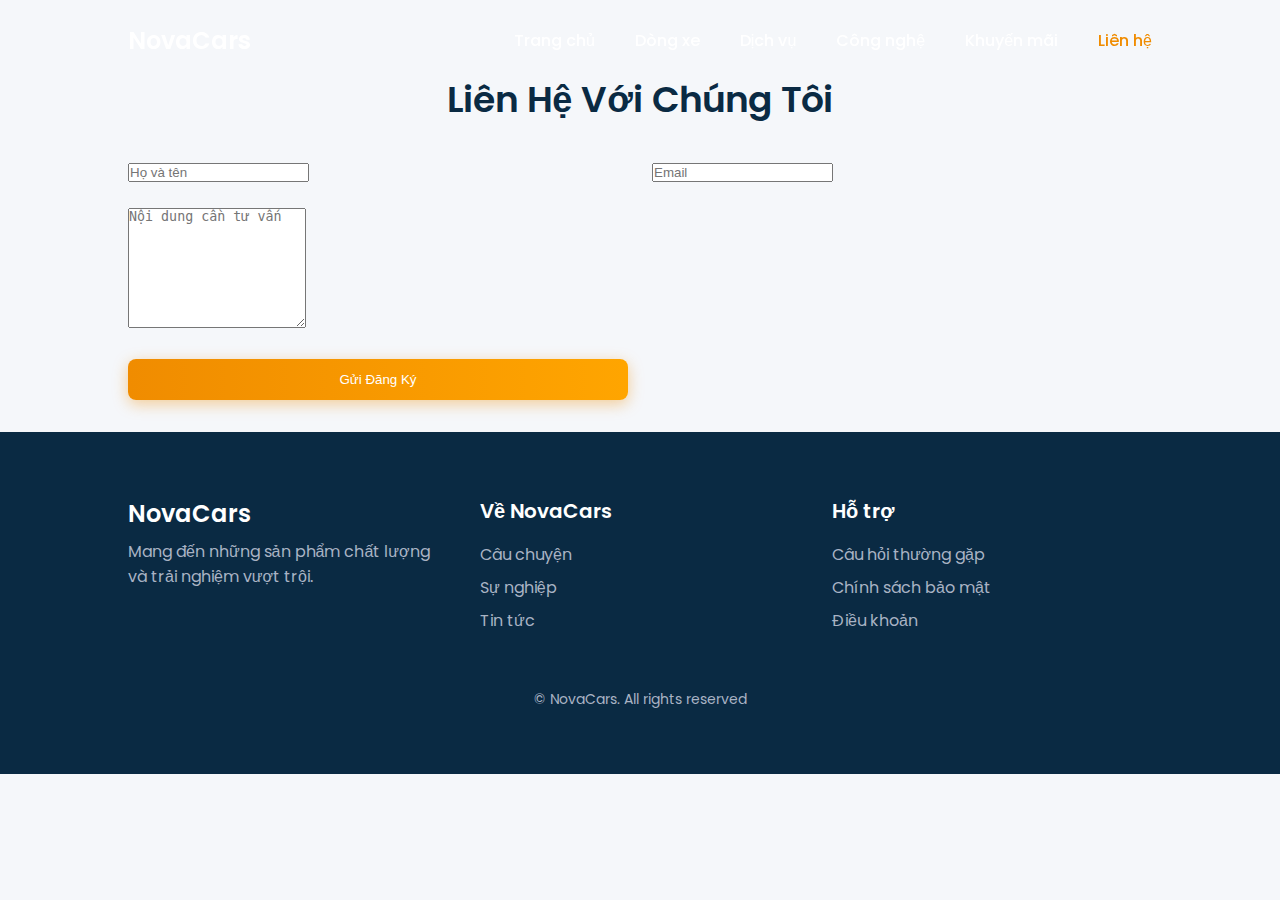
<file: contact.html>
<!DOCTYPE html>
<html lang="vi">
<head>
    <meta charset="UTF-8">
    <meta name="viewport" content="width=device-width, initial-scale=1.0">
    <title>Liên hệ - NovaCars</title>
    <link rel="stylesheet" href="asset/css/style.css">
    <link rel="stylesheet" href="asset/css/contact.css">
</head>
<body>
    <header class="header">
        <nav class="nav container">
            <a href="index.html" class="nav__logo">NovaCars</a>

            <div class="nav__menu" id="nav-menu">
                <ul class="nav__list">
                    <li class="nav__item"><a href="index.html" class="nav__link">Trang chủ</a></li>
                    <li class="nav__item"><a href="motors.html" class="nav__link">Dòng xe</a></li>
                    <li class="nav__item"><a href="about.html" class="nav__link">Dịch vụ</a></li>
                    <li class="nav__item"><a href="about.html#tech" class="nav__link">Công nghệ</a></li>
                    <li class="nav__item"><a href="index.html#promo" class="nav__link">Khuyến mãi</a></li>
                    <li class="nav__item"><a href="contact.html" class="nav__link active-link">Liên hệ</a></li>
                </ul>

                <div class="nav__close" id="nav-close">
                    <i class='bx bx-x'></i>
                </div>
            </div>

            <!-- Toggle button for mobile -->
            <div class="nav__toggle" id="nav-toggle">
                <i class='bx bx-grid-alt'></i>
            </div>
        </nav>
    </header>

    <main class="main">
        <!-- Contact Form Section -->
        <section class="contact section" id="contact">
            <h2 class="section__title">Liên Hệ Với Chúng Tôi</h2>
            <div class="contact__container container grid">
                <form action="#" class="contact__form" id="contact-form">
                    <div class="form__group">
                        <input type="text" id="name" placeholder="Họ và tên" class="form__input">
                        <p class="form__error-message"></p>
                    </div>
                    <div class="form__group">
                        <input type="email" id="email" placeholder="Email" class="form__input">
                        <p class="form__error-message"></p>
                    </div>
                    <div class="form__group form__group--full">
                        <textarea id="message" placeholder="Nội dung cần tư vấn" class="form__input"></textarea>
                        <p class="form__error-message"></p>
                    </div>
                    <button type="submit" class="button">Gửi Đăng Ký</button>
                </form>
            </div>
        </section>
    </main>

    <!-- Footer -->
    <footer class="footer">
        <div class="footer__container container">
            <div class="footer__content grid">
                <div class="footer__brand">
                    <a href="#" class="footer__logo">NovaCars</a>
                    <p class="footer__description">Mang đến những sản phẩm chất lượng và trải nghiệm vượt trội.</p>
                    <div class="footer__social">
                        <a href="#" class="footer__social-link"><i class='bx bxl-facebook'></i></a>
                        <a href="#" class="footer__social-link"><i class='bx bxl-instagram'></i></a>
                        <a href="#" class="footer__social-link"><i class='bx bxl-youtube'></i></a>
                    </div>
                </div>
                <div class="footer__links">
                    <h3 class="footer__title">Về NovaCars</h3>
                    <ul>
                        <li><a href="#" class="footer__link">Câu chuyện</a></li>
                        <li><a href="#" class="footer__link">Sự nghiệp</a></li>
                        <li><a href="#" class="footer__link">Tin tức</a></li>
                    </ul>
                </div>
                 <div class="footer__links">
                    <h3 class="footer__title">Hỗ trợ</h3>
                    <ul>
                        <li><a href="#" class="footer__link">Câu hỏi thường gặp</a></li>
                        <li><a href="#" class="footer__link">Chính sách bảo mật</a></li>
                        <li><a href="#" class="footer__link">Điều khoản</a></li>
                    </ul>
                </div>
            </div>
            <span class="footer__copy">&#169; NovaCars. All rights reserved</span>
        </div>
    </footer>

    <script src="asset/js/script.js"></script>
    <script src="asset/js/contact.js"></script>
</body>
</html>
</file>
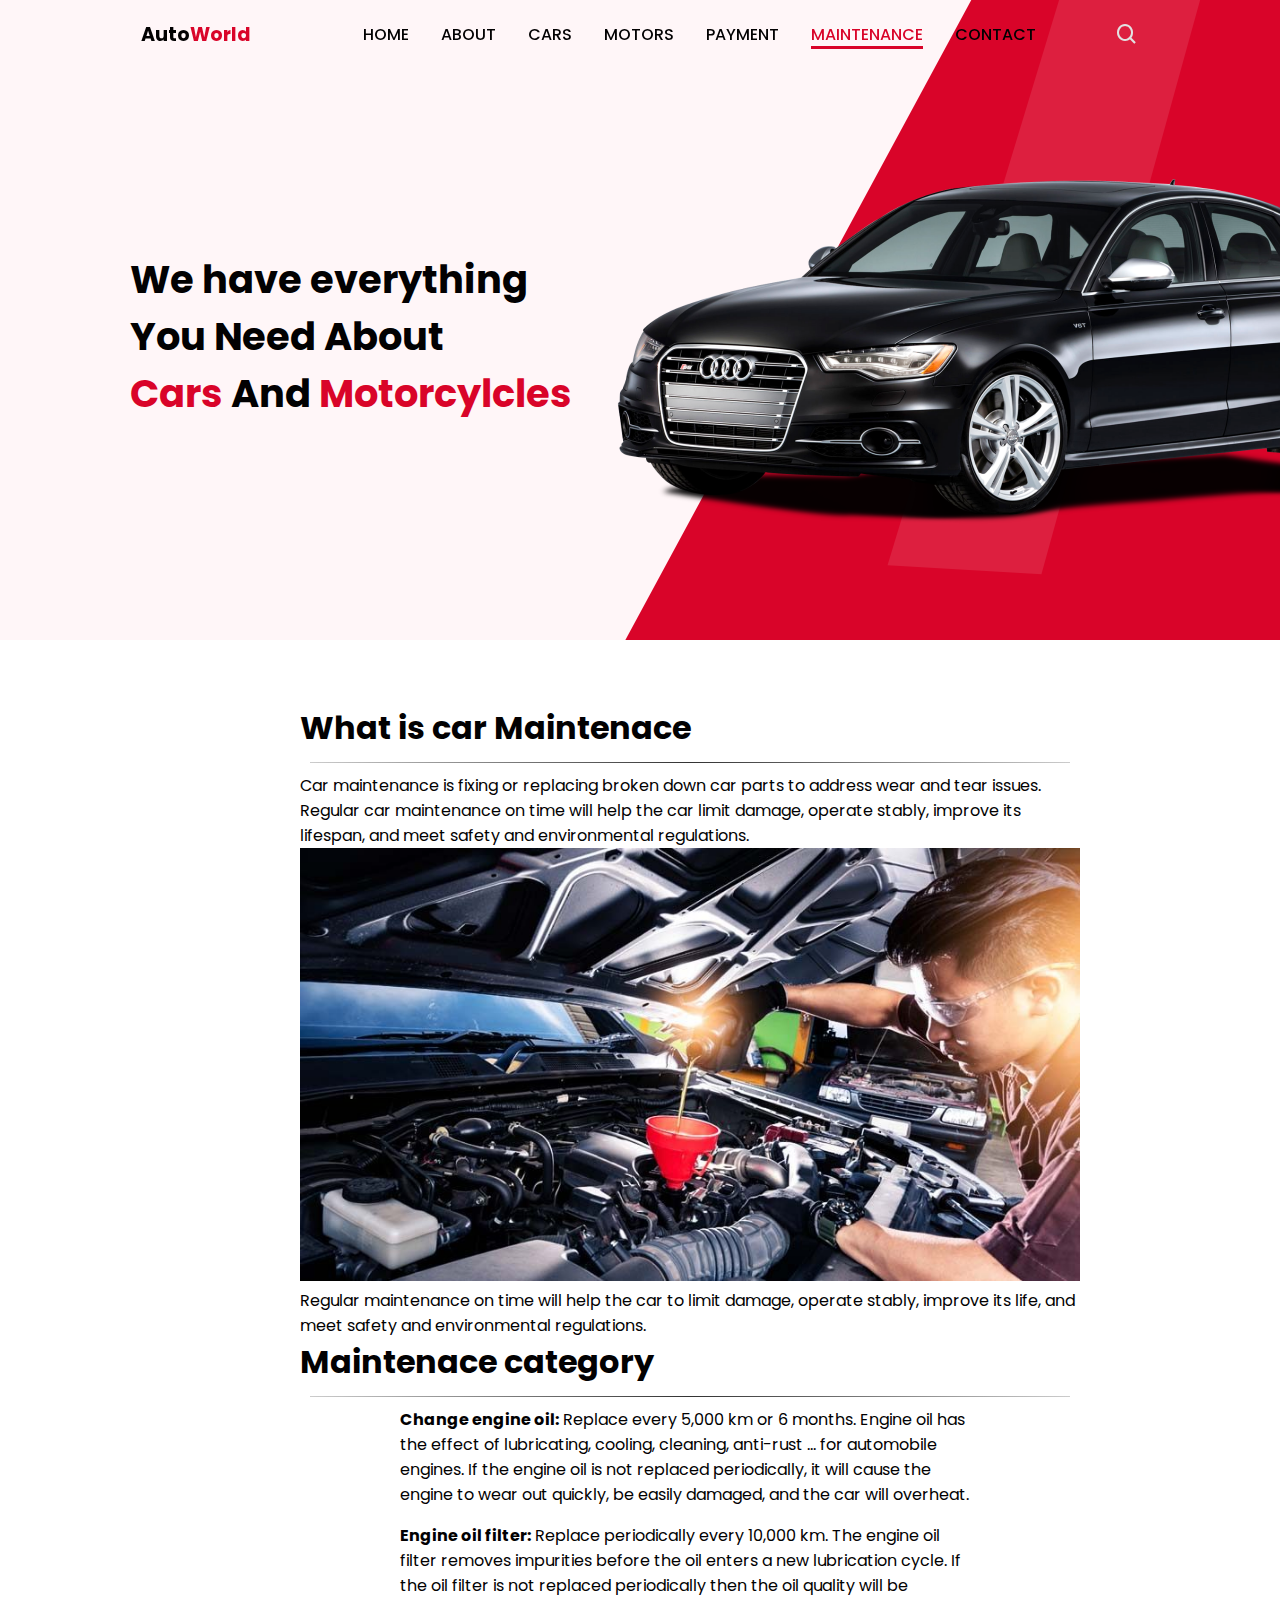
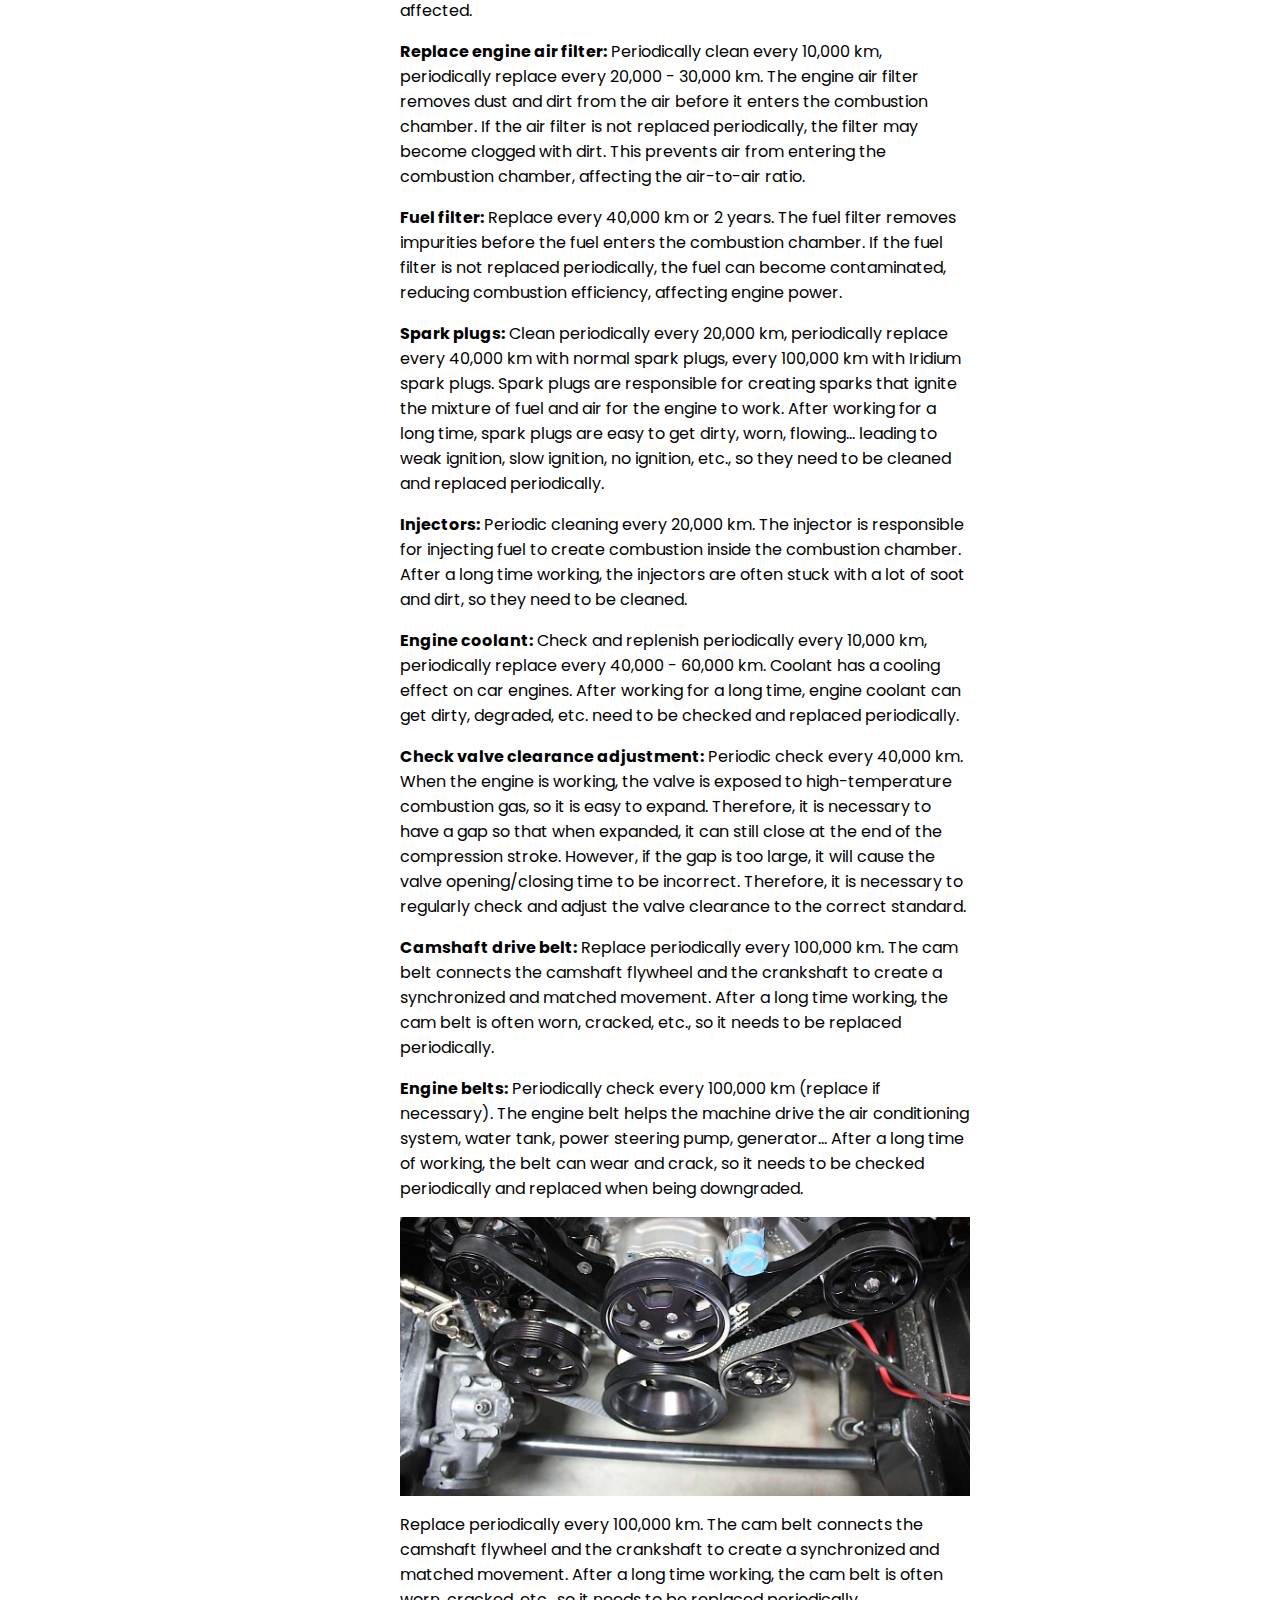
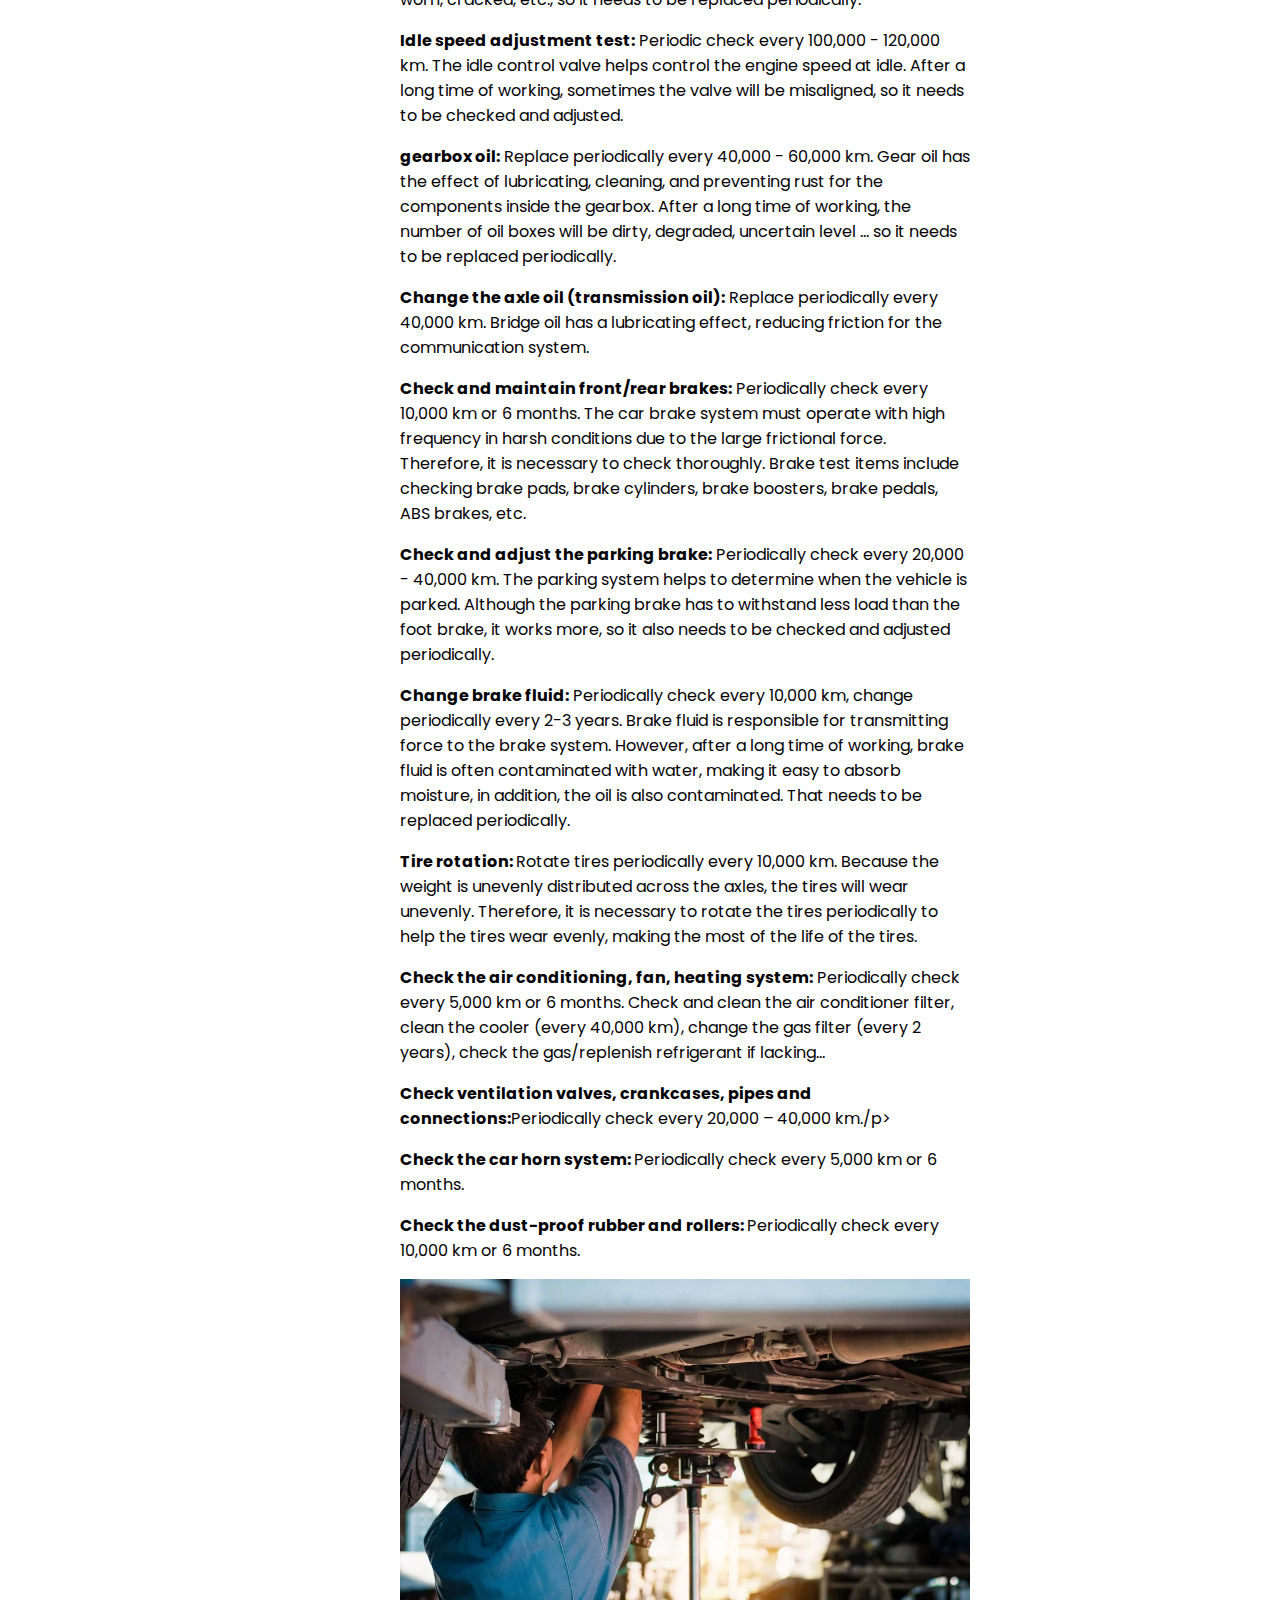
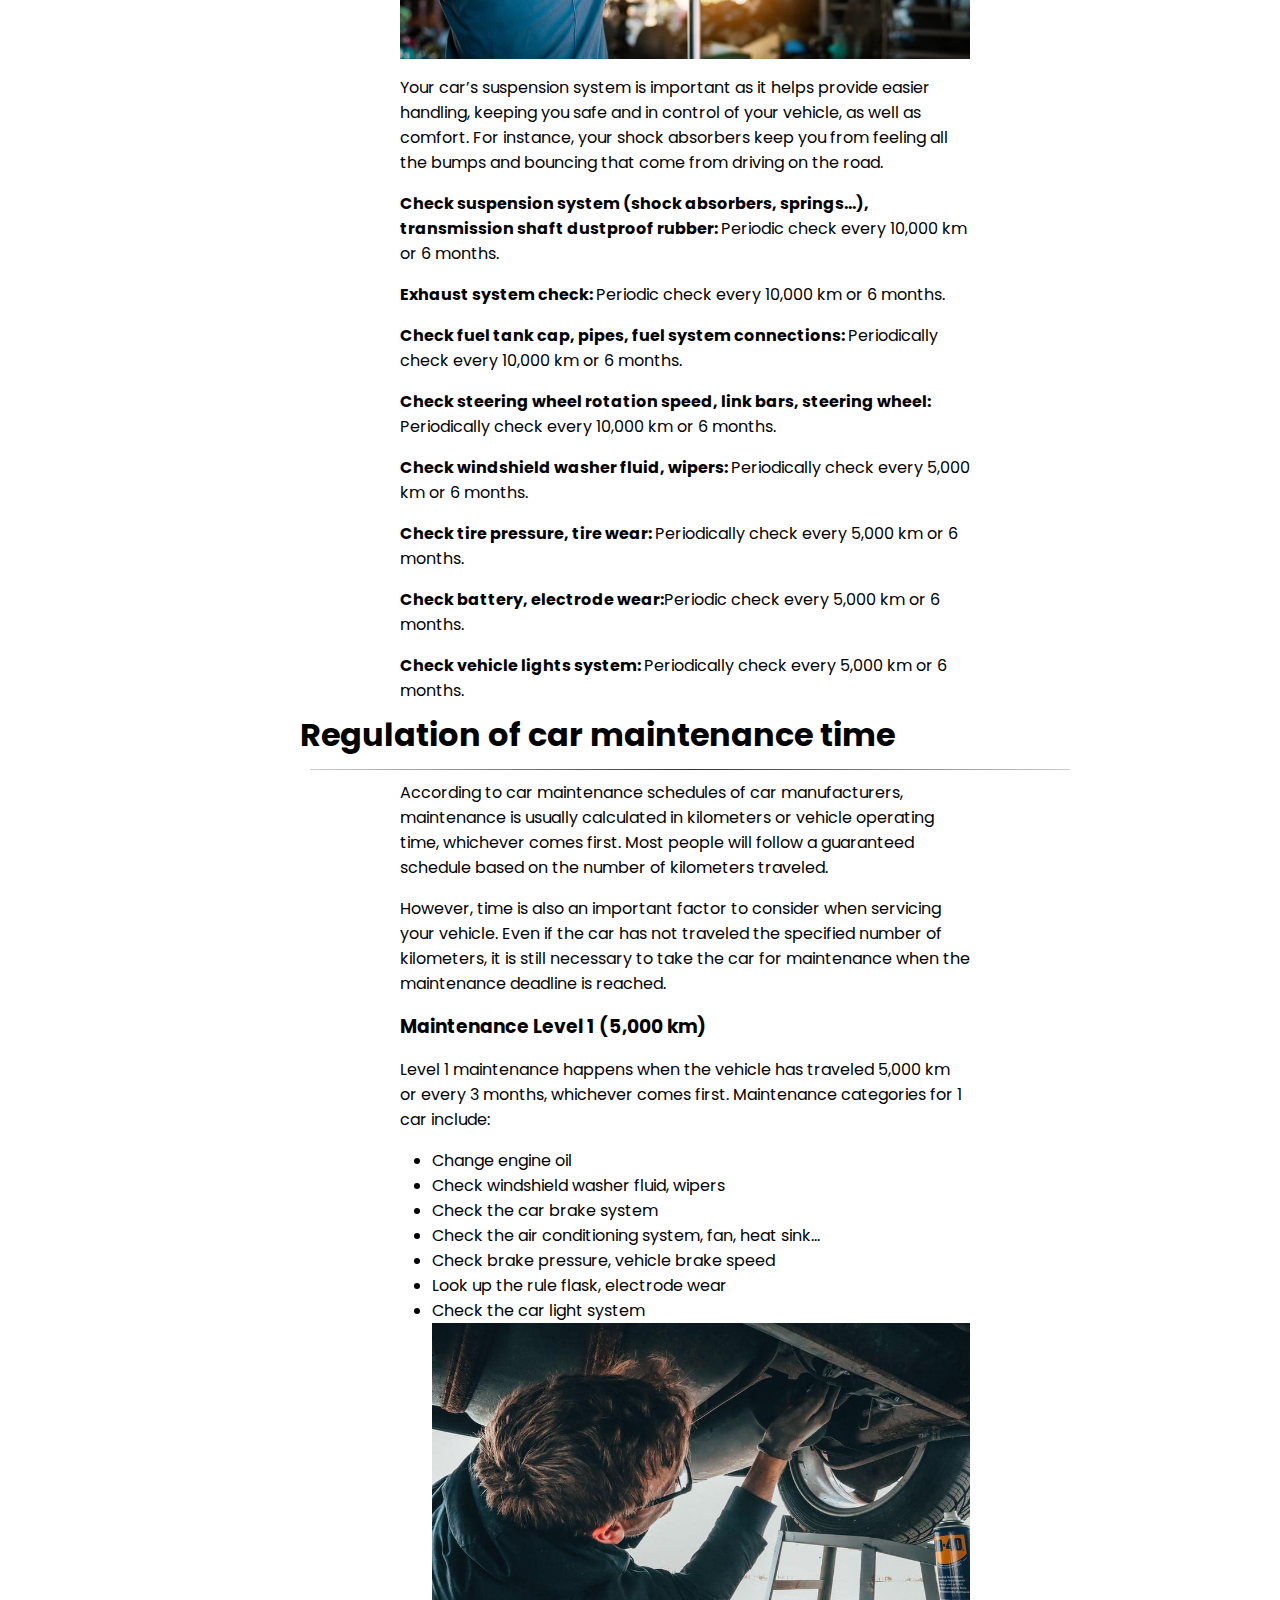
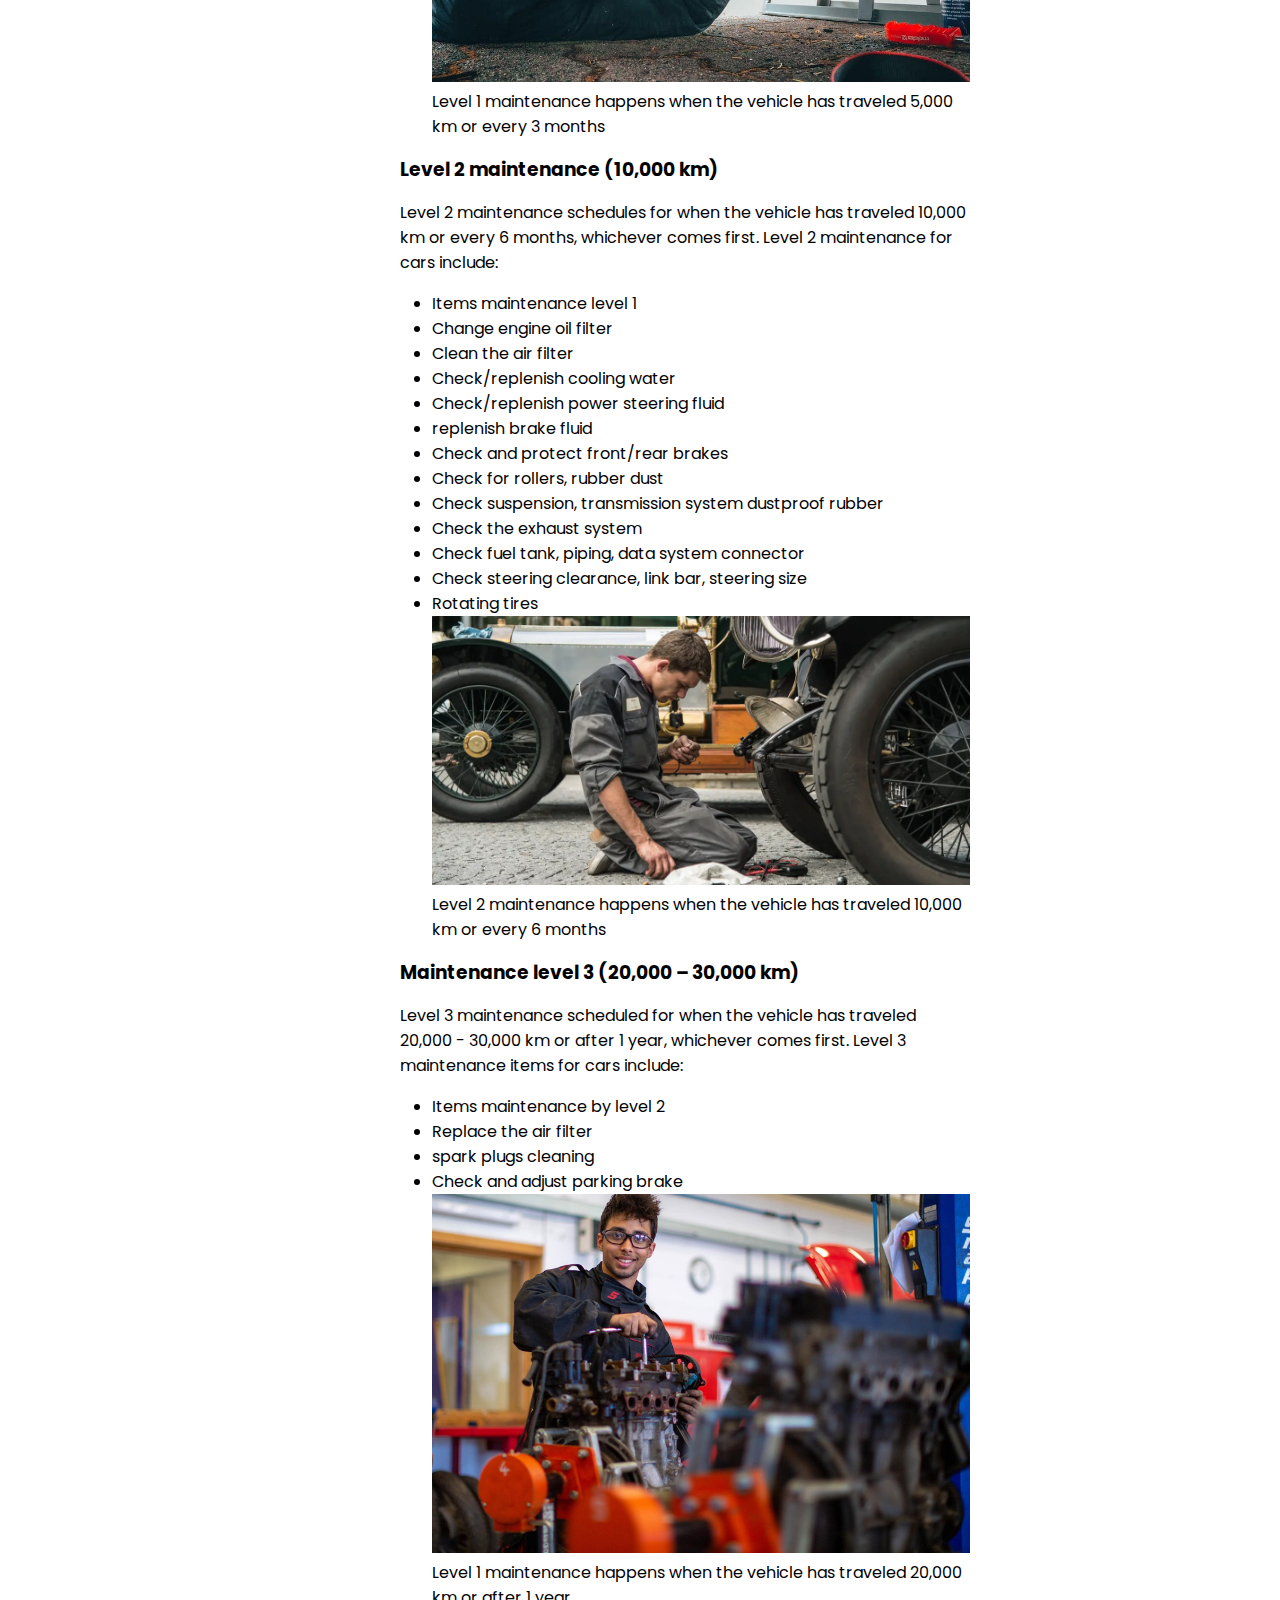
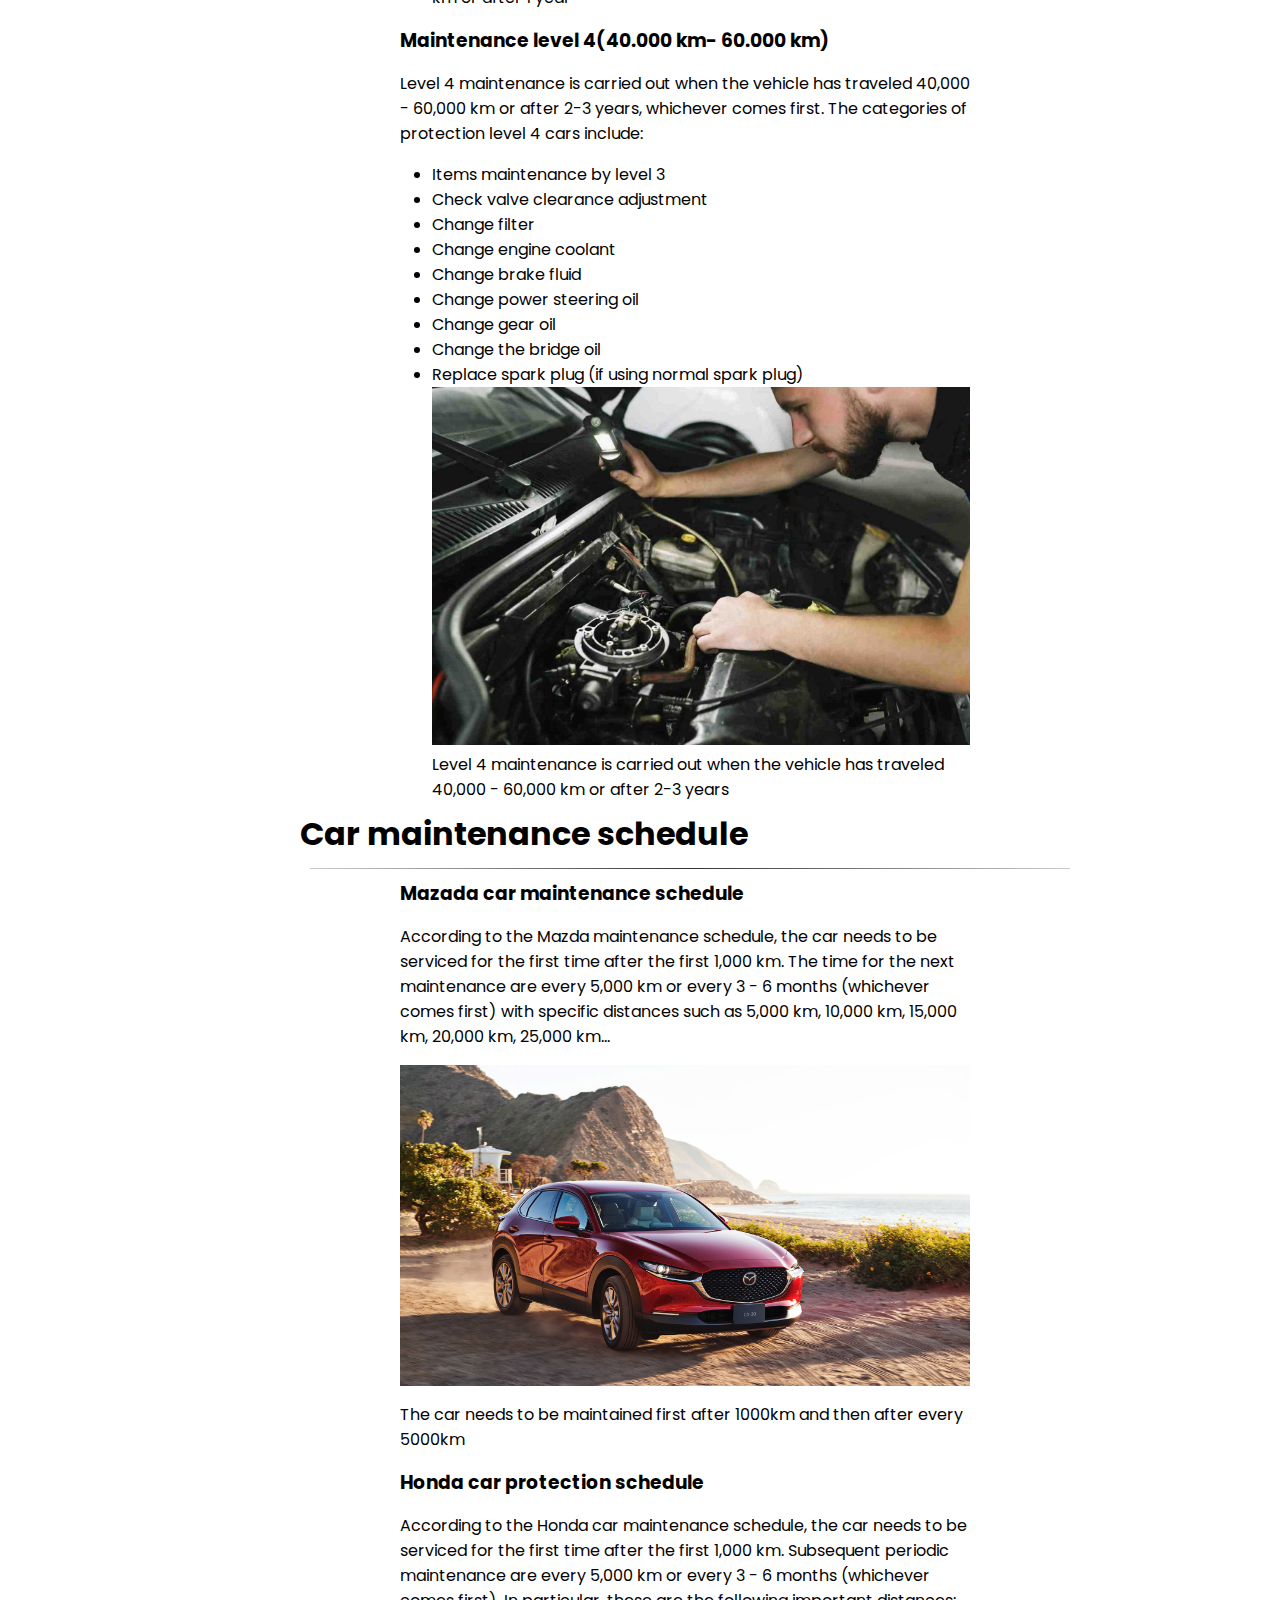
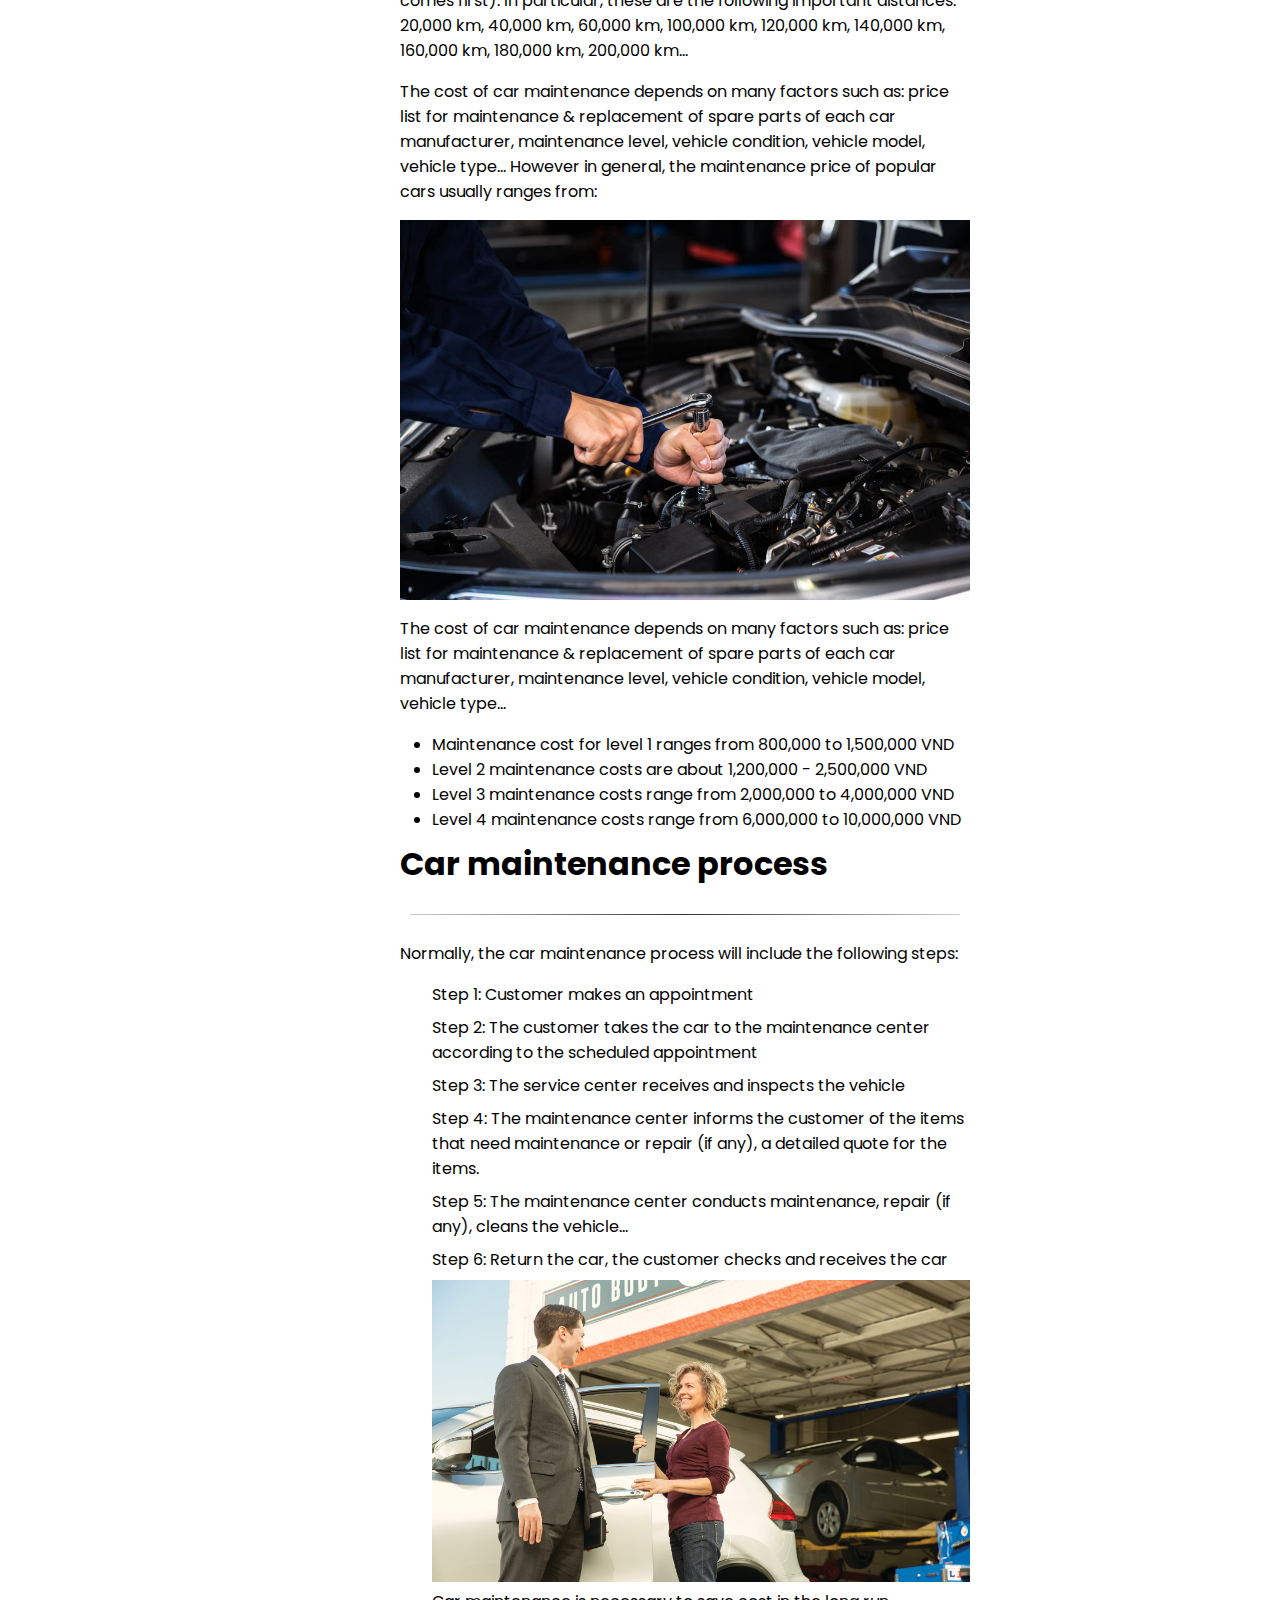
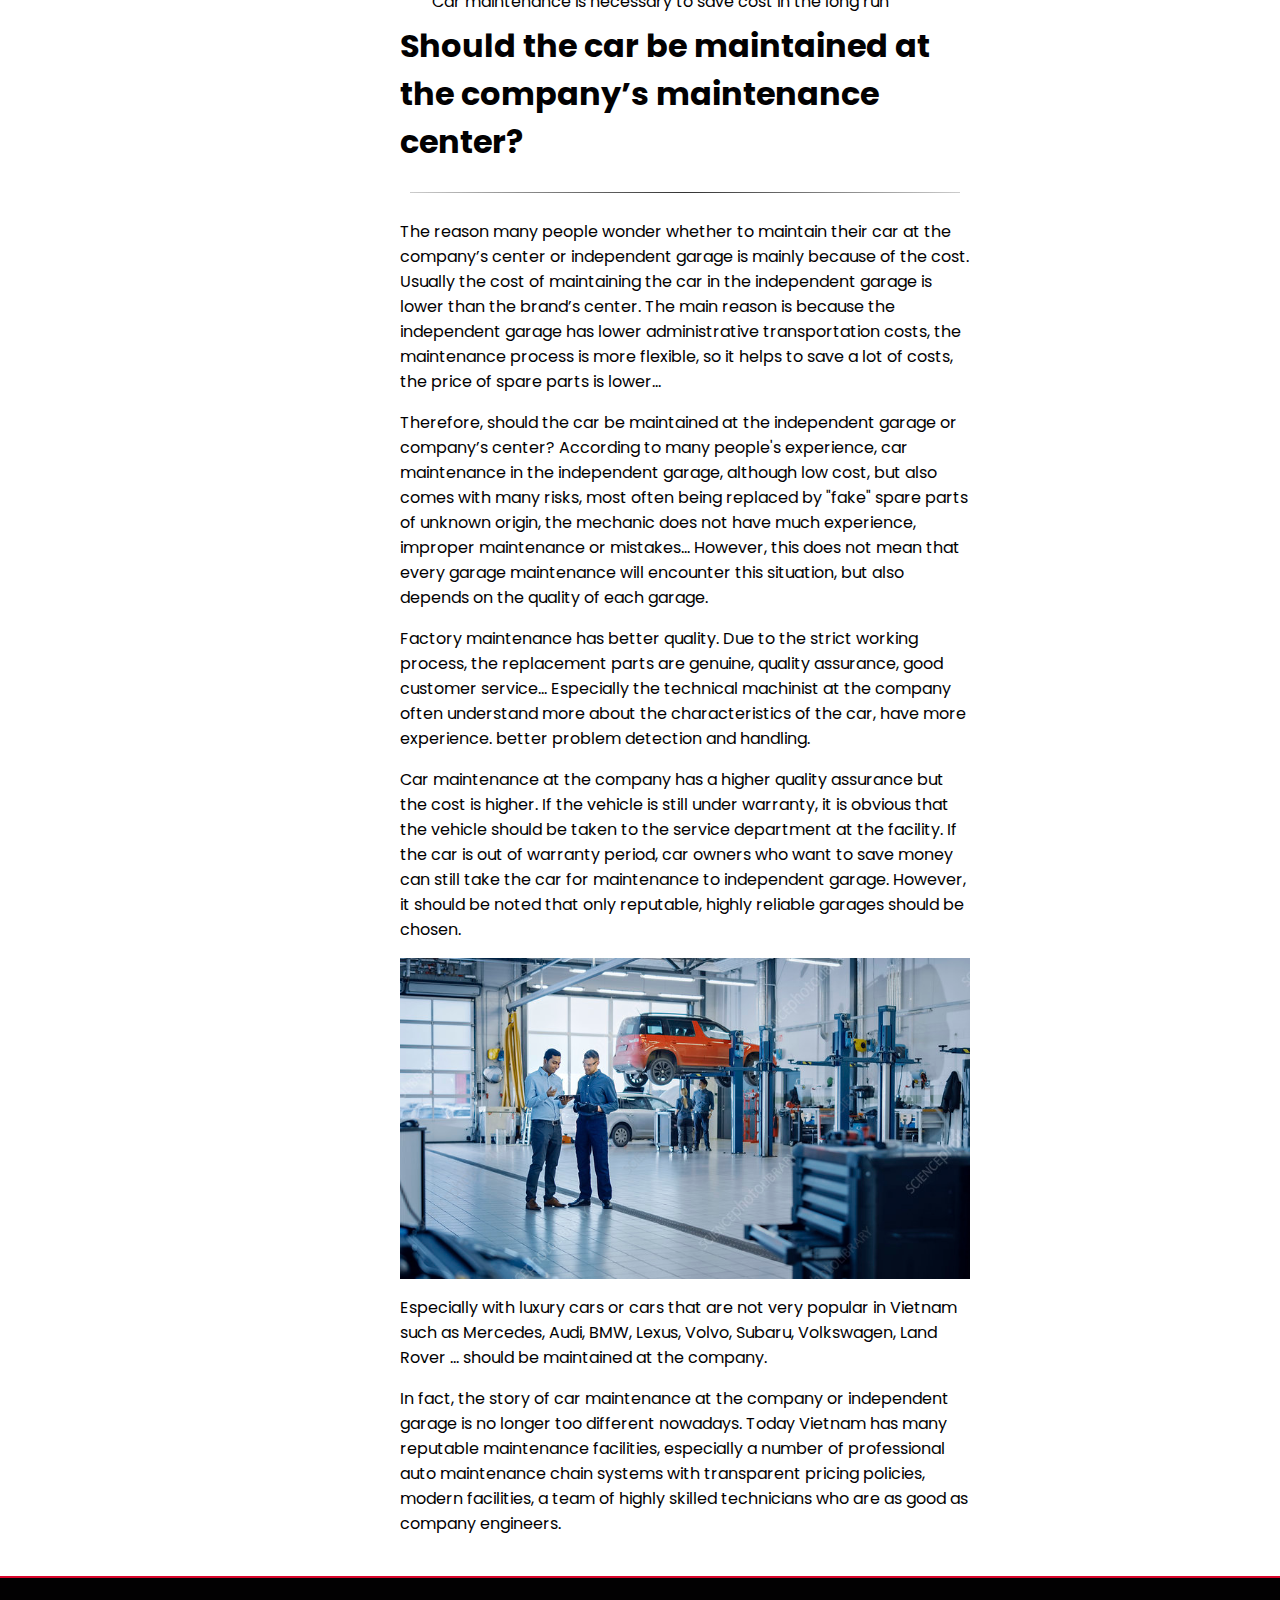
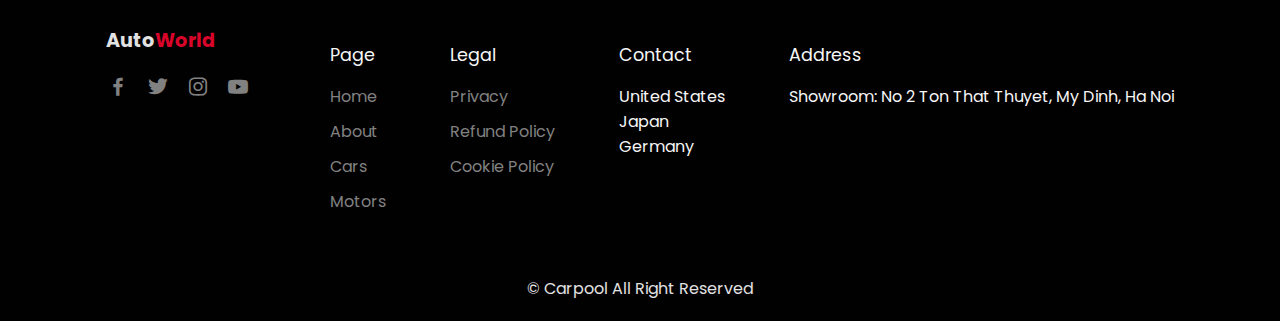
<file: Maintenance.html>
<!DOCTYPE html>
<html lang="en">
<head>
    <meta charset="UTF-8">
    <meta http-equiv="X-UA-Compatible" content="IE=edge">
    <meta name="viewport" content="width=device-width, initial-scale=1.0">
    <title>Responsive Car Sale Website</title>
  <!--  link to CSS-->
  <link rel="stylesheet" href="asset/css/Maintenance.css">
  <!--  box Icon-->
  <link href='https://unpkg.com/boxicons@2.1.4/css/boxicons.min.css' rel='stylesheet'>
</head>
<body>
        <!--    Navbar-->
        <header>
            <!--  Nav Container-->
            <div class="nav container">
                <!--  Menu Icon-->
                <i class='bx bx-menu' id="menu-icon"></i>
                <!--Logo-->
                <a href="#" class="logo">Auto<span>World</span></a>
                <!--Nav List-->
                <ul class="navbar">
                    <li><a href="index.html">Home</a></li>
                    <li><a href="about.html">About</a></li>
                    <li><a href="Porsche.html">Cars</a></li>
                    <li><a href="motors.html">Motors</a></li>
                    <li><a href="Payment.html">Payment</a></li>
                    <li><a href="Maintenance.html" class="active">Maintenance</a></li>
                    <li><a href="contact.html">Contact</a></li>
                </ul>
                <!--Search Icon-->
                <i class='bx bx-search' id="search-icon"></i>
                <!--Search Box-->
            <div class="search-box container">
                    <input type="search" name="" id="" placeholder="Search here..."></input>
            </div>
            </div>
        </header>
        <!-- HOME -->
        <section class="home" id="home">
            <div class="home-text">
                <h1>We have everything<br>You Need About</h1>
                <h1><span> Cars</span> And<span> Motorcylcles</span> </h1>
            </div>
        </section>
        
          <!-- Maintenace content-->
           <!-- Definition  -->
        <section class="Maintenace_container">
            <div class="Definition">
                <h1>What is car Maintenace</h1>
                <hr>
                <p>Car maintenance is fixing or replacing broken down car parts to address wear and tear issues. Regular car maintenance on time will help the car limit damage, operate stably, improve its lifespan, and meet safety and environmental regulations.</p>
                <img src="asset/img/maintenance/Maintenance1.jfif" alt="Man conducting maintenance on a car"class="maintenance_img" id="img1">
                <figcaption>Regular maintenance on time will help the car to limit damage, operate stably, improve its life, and meet safety and environmental regulations.</figcaption>
            </div>
            <!-- Maintenace category  -->
            <div class="Maintenace_category">
                <h1>Maintenace category</h1>
                <hr>
                <div class="text_container">
                    <p class="category_item"><b>Change engine oil:</b> Replace every 5,000 km or 6 months. Engine oil has the effect of lubricating, cooling, cleaning, anti-rust ... for automobile engines. If the engine oil is not replaced periodically, it will cause the engine to wear out quickly, be easily damaged, and the car will overheat.</p>
                    <p class="category_item"><b> Engine oil filter:</b> Replace periodically every 10,000 km. The engine oil filter removes impurities before the oil enters a new lubrication cycle. If the oil filter is not replaced periodically then the oil quality will be affected.</p>
                    <p class="category_item"><b>Replace engine air filter:</b> Periodically clean every 10,000 km, periodically replace every 20,000 - 30,000 km. The engine air filter removes dust and dirt from the air before it enters the combustion chamber. If the air filter is not replaced periodically, the filter may become clogged with dirt. This prevents air from entering the combustion chamber, affecting the air-to-air ratio.</p>
                    <p class="category_item"><b> Fuel filter:</b> Replace every 40,000 km or 2 years. The fuel filter removes impurities before the fuel enters the combustion chamber. If the fuel filter is not replaced periodically, the fuel can become contaminated, reducing combustion efficiency, affecting engine power.</p>
                    <p class="category_item"><b> Spark plugs:</b> Clean periodically every 20,000 km, periodically replace every 40,000 km with normal spark plugs, every 100,000 km with Iridium spark plugs. Spark plugs are responsible for creating sparks that ignite the mixture of fuel and air for the engine to work. After working for a long time, spark plugs are easy to get dirty, worn, flowing... leading to weak ignition, slow ignition, no ignition, etc., so they need to be cleaned and replaced periodically.</p>
                    <p class="category_item"><b> Injectors:</b> Periodic cleaning every 20,000 km. The injector is responsible for injecting fuel to create combustion inside the combustion chamber. After a long time working, the injectors are often stuck with a lot of soot and dirt, so they need to be cleaned.</p>
                    <p class="category_item"><b> Engine coolant:</b> Check and replenish periodically every 10,000 km, periodically replace every 40,000 - 60,000 km. Coolant has a cooling effect on car engines. After working for a long time, engine coolant can get dirty, degraded, etc. need to be checked and replaced periodically.</p>
                    <p class="category_item"><b>Check valve clearance adjustment:</b> Periodic check every 40,000 km. When the engine is working, the valve is exposed to high-temperature combustion gas, so it is easy to expand. Therefore, it is necessary to have a gap so that when expanded, it can still close at the end of the compression stroke. However, if the gap is too large, it will cause the valve opening/closing time to be incorrect. Therefore, it is necessary to regularly check and adjust the valve clearance to the correct standard.</p>
                    <p class="category_item"><b> Camshaft drive belt:</b> Replace periodically every 100,000 km. The cam belt connects the camshaft flywheel and the crankshaft to create a synchronized and matched movement. After a long time working, the cam belt is often worn, cracked, etc., so it needs to be replaced periodically.</p>
                    <p class="category_item"><b> Engine belts:</b> Periodically check every 100,000 km (replace if necessary). The engine belt helps the machine drive the air conditioning system, water tank, power steering pump, generator... After a long time of working, the belt can wear and crack, so it needs to be checked periodically and replaced when being downgraded.</p>
                    <img src="asset/img/maintenance/drive-belt-hamilton.jpg" alt="checking camshaft drive belt" class="maintenance_img" id="img2">
                    <figcaption>Replace periodically every 100,000 km. The cam belt connects the camshaft flywheel and the crankshaft to create a synchronized and matched movement. After a long time working, the cam belt is often worn, cracked, etc., so it needs to be replaced periodically.</figcaption>

                    <p class="category_item"><b>Idle speed adjustment test:</b> Periodic check every 100,000 - 120,000 km. The idle control valve helps control the engine speed at idle. After a long time of working, sometimes the valve will be misaligned, so it needs to be checked and adjusted.</p>
                    <p class="category_item"><b> gearbox oil:</b> Replace periodically every 40,000 - 60,000 km. Gear oil has the effect of lubricating, cleaning, and preventing rust for the components inside the gearbox. After a long time of working, the number of oil boxes will be dirty, degraded, uncertain level ... so it needs to be replaced periodically.</p>
                    <p class="category_item"><b>Change the axle oil (transmission oil):</b> Replace periodically every 40,000 km. Bridge oil has a lubricating effect, reducing friction for the communication system.</p>
                    <p class="category_item"><b>Check and maintain front/rear brakes:</b> Periodically check every 10,000 km or 6 months. The car brake system must operate with high frequency in harsh conditions due to the large frictional force. Therefore, it is necessary to check thoroughly. Brake test items include checking brake pads, brake cylinders, brake boosters, brake pedals, ABS brakes, etc.</p>

                    <p class="category_item"><b>Check and adjust the parking brake:</b> Periodically check every 20,000 - 40,000 km. The parking system helps to determine when the vehicle is parked. Although the parking brake has to withstand less load than the foot brake, it works more, so it also needs to be checked and adjusted periodically.</p>
                    <p class="category_item"><b>Change brake fluid:</b> Periodically check every 10,000 km, change periodically every 2-3 years. Brake fluid is responsible for transmitting force to the brake system. However, after a long time of working, brake fluid is often contaminated with water, making it easy to absorb moisture, in addition, the oil is also contaminated. That needs to be replaced periodically.</p>
                    <p class="category_item"><b>Tire rotation: </b>Rotate tires periodically every 10,000 km. Because the weight is unevenly distributed across the axles, the tires will wear unevenly. Therefore, it is necessary to rotate the tires periodically to help the tires wear evenly, making the most of the life of the tires.</p>
                    <p class="category_item"><b>Check the air conditioning, fan, heating system:</b> Periodically check every 5,000 km or 6 months. Check and clean the air conditioner filter, clean the cooler (every 40,000 km), change the gas filter (every 2 years), check the gas/replenish refrigerant if lacking...</p>
                    <p class="category_item"><b>Check ventilation valves, crankcases, pipes and connections:</b>Periodically check every 20,000 – 40,000 km./p>
                    <p class="category_item"><b>Check the car horn system: </b>Periodically check every 5,000 km or 6 months.</p>
                    <p class="category_item"><b>Check the dust-proof rubber and rollers: </b>Periodically check every 10,000 km or 6 months.</p>
                    <img src="asset/img/maintenance/suspension_system.webp" alt="car suspension system" class="maintenance_img" id="img3">
                    <figcaption>Your car’s suspension system is important as it helps provide easier handling, keeping you safe and in control of your vehicle, as well as comfort. For instance, your shock absorbers keep you from feeling all the bumps and bouncing that come from driving on the road.</figcaption>
                    <p class="category_item"><b>Check suspension system (shock absorbers, springs...), transmission shaft dustproof rubber: </b>Periodic check every 10,000 km or 6 months.</p>
                    <p class="category_item"><b>Exhaust system check: </b>Periodic check every 10,000 km or 6 months.</p>
                    <p class="category_item"><b>Check fuel tank cap, pipes, fuel system connections: </b>Periodically check every 10,000 km or 6 months.</p>
                    <p class="category_item"><b>Check steering wheel rotation speed, link bars, steering wheel: </b>Periodically check every 10,000 km or 6 months.</p>
                    <p class="category_item"><b>Check windshield washer fluid, wipers: </b>Periodically check every 5,000 km or 6 months.</p>
                    <p class="category_item"><b>Check tire pressure, tire wear: </b>Periodically check every 5,000 km or 6 months.</p>
                    <p class="category_item"><b>Check battery, electrode wear:</b>Periodic check every 5,000 km or 6 months.</p>
                    <p class="category_item"><b>Check vehicle lights system: </b>Periodically check every 5,000 km or 6 months.</p>
                </div>
                <!-- Regulation -->
                <div>
                    <h1>Regulation of car maintenance time</h1>
                    <hr>
                    <div class="text_container">
                        <p>According to car maintenance schedules of car manufacturers, maintenance is usually calculated in kilometers or vehicle operating time, whichever comes first. Most people will follow a guaranteed schedule based on the number of kilometers traveled.</p>
                        <p>However, time is also an important factor to consider when servicing your vehicle. Even if the car has not traveled the specified number of kilometers, it is still necessary to take the car for maintenance when the maintenance deadline is reached.</p>
                        <!-- Lv1-->
                        <h3>Maintenance Level 1 (5,000 km)</h3>
                        <p>Level 1 maintenance happens when the vehicle has traveled 5,000 km or every 3 months, whichever comes first. Maintenance categories for 1 car include:</p>
                        <ul>
                            <li class="list_items">Change engine oil</li>
                            <li class="list_items">Check windshield washer fluid, wipers</li>
                            <li class="list_items">Check the car brake system</li>
                            <li class="list_items">Check the air conditioning system, fan, heat sink...</li>
                            <li class="list_items">Check brake pressure, vehicle brake speed</li>
                            <li class="list_items">Look up the rule flask, electrode wear</li>
                            <li class="list_items">Check the car light system</li>
                            <img src="asset/img/maintenance/lv1_maintenance.jfif" alt="level 1 light maintenance" class="maintenance_img">
                            <figcaption>Level 1 maintenance happens when the vehicle has traveled 5,000 km or every 3 months</figcaption>
                        </ul>
                        <!-- Lv2 -->
                        <h3>Level 2 maintenance (10,000 km)</h3>
                        <p>Level 2 maintenance schedules for when the vehicle has traveled 10,000 km or every 6 months, whichever comes first. Level 2 maintenance for cars include:</p>
                        <ul>
                            <li class="list_items">Items maintenance  level 1</li>
                            <li class="list_items">Change engine oil filter</li>
                            <li class="list_items">Clean the air filter</li>
                            <li class="list_items">Check/replenish cooling water</li>
                            <li class="list_items">Check/replenish power steering fluid</li>
                            <li class="list_items">replenish brake fluid</li>
                            <li class="list_items">Check and protect front/rear brakes</li>
                            <li class="list_items">Check for rollers, rubber dust</li>
                            <li class="list_items">Check suspension, transmission system dustproof rubber</li>
                            <li class="list_items">Check the exhaust system</li>
                            <li class="list_items">Check fuel tank, piping, data system connector</li>
                            <li class="list_items">Check steering clearance, link bar, steering size</li>
                            <li class="list_items">Rotating tires</li>
                            <img src="asset/img/maintenance/lv2_maintenance.jfif" alt="level 2  maintenance" class="maintenance_img">
                            <figcaption>Level 2 maintenance happens when the vehicle has traveled 10,000 km or every 6 months</figcaption>
                        </ul>
                        <!-- Lv3-->
                        <h3>Maintenance level 3 (20,000 – 30,000 km)</h3>
                        <p>Level 3 maintenance scheduled for when the vehicle has traveled 20,000 - 30,000 km or after 1 year, whichever comes first. Level 3 maintenance items for cars include:</p>
                        <ul>
                            <li class="list_items">Items maintenance  by level 2</li>
                            <li class="list_items">Replace the air filter</li>
                            <li class="list_items">spark plugs cleaning</li>
                            <li class="list_items">Check and adjust parking brake</li>
                            <img src="asset/img/maintenance/lv3_maintenance.jpg" alt="level 3 extensive maintenance" class="maintenance_img">
                            <figcaption>Level 1 maintenance happens when the vehicle has traveled 20,000 km or after 1 year</figcaption>
                        </ul>
                        <!-- Lv4 -->
                        <h3>Maintenance level 4(40.000 km- 60.000 km)</h3>
                        <p>Level 4 maintenance is carried out when the vehicle has traveled 40,000 - 60,000 km or after 2-3 years, whichever comes first. The categories of protection level 4 cars include:</p>
                        <ul>
                            <li class="list_items">Items maintenance by level 3</li>
                            <li class="list_items">Check valve clearance adjustment</li>
                            <li class="list_items">Change filter</li>
                            <li class="list_items">Change engine coolant</li>
                            <li class="list_items">Change brake fluid</li>
                            <li class="list_items">Change power steering oil</li>
                            <li class="list_items">Change gear oil</li>
                            <li class="list_items">Change the bridge oil</li>
                            <li class="list_items">Replace spark plug (if using normal spark plug)</li>
                            <img src="asset/img/maintenance/lv4_maintenance.jpg" alt="level 4 full maintenance" class="maintenance_img">
                            <figcaption>Level 4 maintenance is carried out when the vehicle has traveled 40,000 - 60,000 km or after 2-3 years</figcaption>
                        </ul>
                    </div>
                    <!-- Schedule -->
                    <div>

                        <h1>Car maintenance schedule</h1>
                        <hr>
                        <div class="text_container">
                            <!-- Mazada -->
                            <h3>Mazada car maintenance schedule</h3>
                            <p>According to the Mazda maintenance schedule, the car needs to be serviced for the first time after the first 1,000 km. The time for the next maintenance are every 5,000 km or every 3 - 6 months (whichever comes first) with specific distances such as 5,000 km, 10,000 km, 15,000 km, 20,000 km, 25,000 km...
                            </p>
                            <img src="asset/img/maintenance/mazada_car.jpg" alt="Mazada red car" class="maintenance_img">
                            <figcaption>The car needs to be maintained first after 1000km and then after every 5000km</figcaption>
                            <!-- Honda  -->
                            <h3>Honda car protection schedule</h3>
                            <p>According to the Honda car maintenance schedule, the car needs to be serviced for the first time after the first 1,000 km. Subsequent periodic maintenance are every 5,000 km or every 3 - 6 months (whichever comes first). In particular, these are the following important distances: 20,000 km, 40,000 km, 60,000 km, 100,000 km, 120,000 km, 140,000 km, 160,000 km, 180,000 km, 200,000 km...</p>
                            <p>The cost of car maintenance depends on many factors such as: price list for maintenance & replacement of spare parts of each car manufacturer, maintenance level, vehicle condition, vehicle model, vehicle type... However in general, the maintenance price of popular cars usually ranges from:</p>
                            <img src="asset/img/maintenance/honda_maintenance.jpg" alt="A man maintaining a Honda car" class="maintenance_img">
                            <figcaption>The cost of car maintenance depends on many factors such as: price list for maintenance & replacement of spare parts of each car manufacturer, maintenance level, vehicle condition, vehicle model, vehicle type...</figcaption>
                            <ul>
                                <li class="list_items">Maintenance cost for level 1 ranges from 800,000 to 1,500,000 VND</li>
                                <li class="list_items">Level 2 maintenance costs are about 1,200,000 - 2,500,000 VND</li>
                                <li class="list_items">Level 3 maintenance costs range from 2,000,000 to 4,000,000 VND</li>
                                <li class="list_items">Level 4 maintenance costs range from 6,000,000 to 10,000,000 VND</li>

                            </ul>
                        </div>
                        <!-- Maintenace  process -->
                        <div class="text_container">
                            <h1>Car maintenance process</h1>
                            <hr>
                            <p>Normally, the car maintenance process will include the following steps:</p>
                            <ul>
                                <li class="process_item">Step 1: Customer makes an appointment</li>
                                <li class="process_item">Step 2: The customer takes the car to the maintenance center according to the scheduled appointment</li>
                                <li class="process_item">Step 3: The service center receives and inspects the vehicle</li>
                                <li class="process_item">Step 4: The maintenance center informs the customer of the items that need maintenance or repair (if any), a detailed quote for the items.</li>
                                <li class="process_item">Step 5: The maintenance center conducts maintenance, repair (if any), cleans the vehicle...</li>
                                <li class="process_item">Step 6: Return the car, the customer checks and receives the car</li>
                                <img src="asset/img/maintenance/car_maintenance_process.jpg" alt="A woman passing the car keys to the autoshop employee for maintenance " class="maintenance_img">
                                <figcaption>Car maintenance is necessary to save cost in the long run</figcaption>
                            </ul>
                        </div>

                        <!-- Maintenance at company's garage  -->
                        <div class="text_container">
                            <h1>Should the car be maintained at the company’s maintenance center?</h1>
                            <hr>
                            <p>The reason many people wonder whether to maintain their car at the company’s center or independent garage is mainly because of the cost. Usually the cost of maintaining the car in the independent garage is lower than the brand’s center. The main reason is because the independent garage has lower administrative transportation costs, the maintenance process is more flexible, so it helps to save a lot of costs, the price of spare parts is lower...</p>
                            <p>Therefore, should the car be maintained at the independent garage or company’s center? According to many people's experience, car maintenance in the independent garage, although low cost, but also comes with many risks, most often being replaced by "fake" spare parts of unknown origin, the mechanic does not have much experience,  improper maintenance or mistakes… However, this does not mean that every garage maintenance will encounter this situation, but also depends on the quality of each garage.</p>
                            <p>Factory maintenance has better quality. Due to the strict working process, the replacement parts are genuine, quality assurance, good customer service... Especially the technical machinist at the company often understand more about the characteristics of the car, have more experience. better problem detection and handling.</p>
                            <p>Car maintenance at the company has a higher quality assurance but the cost is higher. If the vehicle is still under warranty, it is obvious that the vehicle should be taken to the service department at the facility. If the car is out of warranty period, car owners who want to save money can still take the car for maintenance to independent garage. However, it should be noted that only reputable, highly reliable garages should be chosen.</p>
                            <img src="asset/img/maintenance/auto_repair_shop.jpg" alt="Car repair shop" class="maintenance_img">
                            <p>Especially with luxury cars or cars that are not very popular in Vietnam such as Mercedes, Audi, BMW, Lexus, Volvo, Subaru, Volkswagen, Land Rover ... should be maintained at the company.</p>
                            <p>In fact, the story of car maintenance at the company or independent garage is no longer too different nowadays. Today Vietnam has many reputable maintenance facilities, especially a number of professional auto maintenance chain systems with transparent pricing policies, modern facilities, a team of highly skilled technicians who are as good as company engineers.</p>

                        </div>
                    </div>
                </div>
            </div>
        </section>
        

            <!--    Footer-->
    <section class="footer">
        <div class="footer-container container">
            <div class="footer-box">
                <a href="#" class="logo">Auto<span>World</span></a>
                <div class="social">
                    <a href="#"><i class='bx bxl-facebook' ></i></a>
                    <a href="#"><i class='bx bxl-twitter' ></i></a>
                    <a href="#"><i class='bx bxl-instagram' ></i></a>
                    <a href="#"><i class='bx bxl-youtube' ></i></a>
                </div>
            </div>
            <div class="footer-box">
                <h3>Page</h3>
                <a href="index.html">Home</a>
                <a href="about.html">About</a>
                <a href="Porsche.html">Cars</a>
                <a href="motors.html">Motors</a>
            </div>
            <div class="footer-box">
                <h3>Legal</h3>
                <a href="#">Privacy</a>
                <a href="#">Refund Policy</a>
                <a href="#">Cookie Policy</a>

            </div>
            <div class="footer-box">
                <h3>Contact</h3>
                <p>United States</p>
                <p>Japan</p>
                <p>Germany</p>
                
            </div>
            <div class="footer-box">
                <h3>Address</h3>
                <p>Showroom: No 2 Ton That Thuyet, My Dinh, Ha Noi</p>
                <div class="map" style="width:200px;height:50px;">
                    <iframe src="https://www.google.com/maps/embed?pb=!1m18!1m12!1m3!1d3724.1110271992316!2d105.77816267431734!3d21.02824308062098!2m3!1f0!2f0!3f0!3m2!1i1024!2i768!4f13.1!3m3!1m2!1s0x313454b2de700001%3A0xce7671b253d40386!2zU8O0zIEgMiBUw7RuIFRo4bqldCBUaHV54bq_dCwgTeG7uSDEkMOsbmgsIE5hbSBU4burIExpw6ptLCBIw6AgTuG7mWkgMTAwMDAwLCBWaeG7h3QgTmFt!5e0!3m2!1svi!2sus!4v1735121426650!5m2!1svi!2sus" 
                    width="300" height="50" style="border:0;" allowfullscreen="" frameborder="0"></iframe>
                </div>
            </div>
        </div>
    </section>
<!--    Copyright-->
    <div class="copyright">
        <p>&#169; Carpool All Right Reserved</p>
    </div>
    <script src="asset/js/main.js"></script>
    <script src="https://cdn.jsdelivr.net/npm/bootstrap@5.2.3/dist/js/bootstrap.bundle.min.js"></script>
    <script src="asset/js/validate.js"></script>
</body>
</html>
</file>
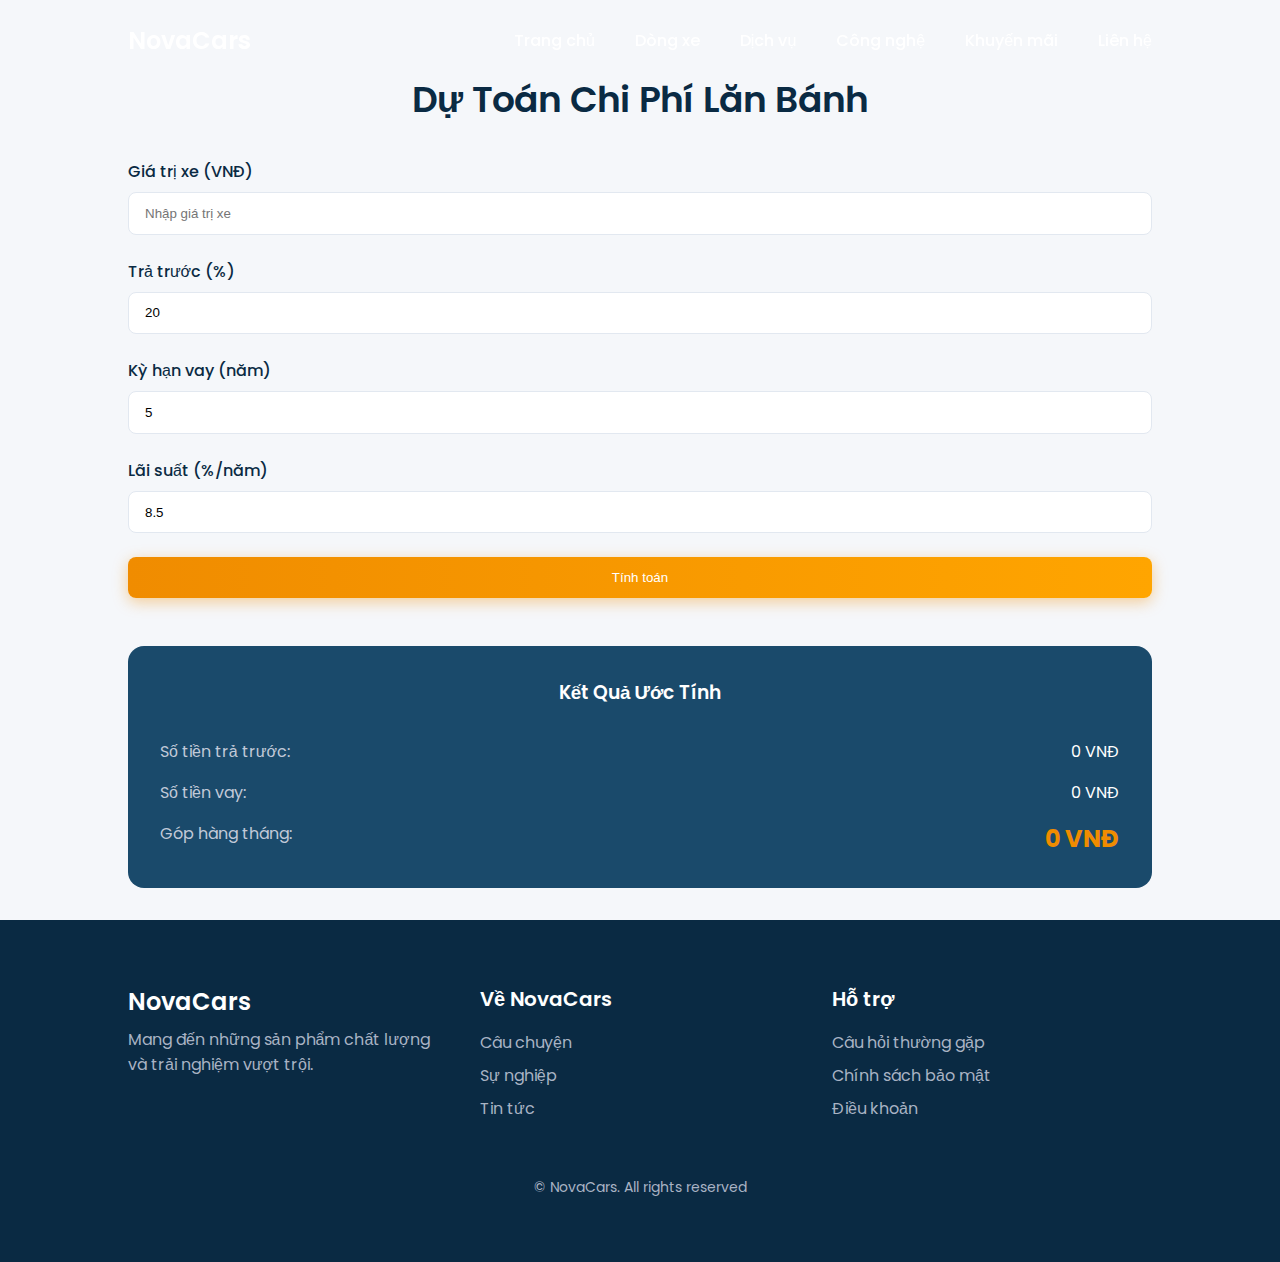
<file: Payment.html>
<!DOCTYPE html>
<html lang="vi">
<head>
    <meta charset="UTF-8">
    <meta name="viewport" content="width=device-width, initial-scale=1.0">
    <title>Thanh toán - NovaCars</title>
    <link rel="stylesheet" href="asset/css/style.css">
    <link rel="stylesheet" href="asset/css/payment.css">
</head>
<body>
    <header class="header">
        <nav class="nav container">
            <a href="index.html" class="nav__logo">NovaCars</a>

            <div class="nav__menu" id="nav-menu">
                <ul class="nav__list">
                    <li class="nav__item"><a href="index.html" class="nav__link">Trang chủ</a></li>
                    <li class="nav__item"><a href="motors.html" class="nav__link">Dòng xe</a></li>
                    <li class="nav__item"><a href="about.html" class="nav__link">Dịch vụ</a></li>
                    <li class="nav__item"><a href="about.html#tech" class="nav__link">Công nghệ</a></li>
                    <li class="nav__item"><a href="index.html#promo" class="nav__link">Khuyến mãi</a></li>
                    <li class="nav__item"><a href="contact.html" class="nav__link">Liên hệ</a></li>
                </ul>

                <div class="nav__close" id="nav-close">
                    <i class='bx bx-x'></i>
                </div>
            </div>

            <!-- Toggle button for mobile -->
            <div class="nav__toggle" id="nav-toggle">
                <i class='bx bx-grid-alt'></i>
            </div>
        </nav>
    </header>

    <main class="main">
        <!-- Loan Calculator Section -->
        <section class="loan section" id="loan">
            <div class="loan__container container grid">
                <div class="loan__data">
                    <h2 class="section__title">Dự Toán Chi Phí Lăn Bánh</h2>
                    <form action="#" class="loan__form" id="loan-form">
                        <div class="form__group">
                            <label for="car-price" class="form__label">Giá trị xe (VNĐ)</label>
                            <input type="number" id="car-price" placeholder="Nhập giá trị xe" class="form__input">
                        </div>
                        <div class="form__group">
                            <label for="down-payment" class="form__label">Trả trước (%)</label>
                            <input type="number" id="down-payment" placeholder="VD: 20" value="20" class="form__input">
                        </div>
                        <div class="form__group">
                            <label for="loan-term" class="form__label">Kỳ hạn vay (năm)</label>
                            <input type="number" id="loan-term" placeholder="VD: 5" value="5" class="form__input">
                        </div>
                        <div class="form__group">
                            <label for="interest-rate" class="form__label">Lãi suất (%/năm)</label>
                            <input type="number" id="interest-rate" placeholder="VD: 8.5" value="8.5" class="form__input">
                        </div>
                        <button type="submit" class="button form__button">Tính toán</button>
                    </form>
                </div>
                <div class="loan__results">
                    <h3 class="results__title">Kết Quả Ước Tính</h3>
                    <div class="results__box">
                        <div class="result__item">
                            <span>Số tiền trả trước:</span>
                            <span id="result-down-payment">0 VNĐ</span>
                        </div>
                        <div class="result__item">
                            <span>Số tiền vay:</span>
                            <span id="result-loan-amount">0 VNĐ</span>
                        </div>
                        <div class="result__item">
                            <span>Góp hàng tháng:</span>
                            <strong id="result-monthly-payment">0 VNĐ</strong>
                        </div>
                    </div>
                </div>
            </div>
        </section>
    </main>

    <!-- Footer -->
    <footer class="footer">
        <div class="footer__container container">
            <div class="footer__content grid">
                <div class="footer__brand">
                    <a href="#" class="footer__logo">NovaCars</a>
                    <p class="footer__description">Mang đến những sản phẩm chất lượng và trải nghiệm vượt trội.</p>
                    <div class="footer__social">
                        <a href="#" class="footer__social-link"><i class='bx bxl-facebook'></i></a>
                        <a href="#" class="footer__social-link"><i class='bx bxl-instagram'></i></a>
                        <a href="#" class="footer__social-link"><i class='bx bxl-youtube'></i></a>
                    </div>
                </div>
                <div class="footer__links">
                    <h3 class="footer__title">Về NovaCars</h3>
                    <ul>
                        <li><a href="#" class="footer__link">Câu chuyện</a></li>
                        <li><a href="#" class="footer__link">Sự nghiệp</a></li>
                        <li><a href="#" class="footer__link">Tin tức</a></li>
                    </ul>
                </div>
                 <div class="footer__links">
                    <h3 class="footer__title">Hỗ trợ</h3>
                    <ul>
                        <li><a href="#" class="footer__link">Câu hỏi thường gặp</a></li>
                        <li><a href="#" class="footer__link">Chính sách bảo mật</a></li>
                        <li><a href="#" class="footer__link">Điều khoản</a></li>
                    </ul>
                </div>
            </div>
            <span class="footer__copy">&#169; NovaCars. All rights reserved</span>
        </div>
    </footer>

    <script src="asset/js/script.js"></script>
    <script src="asset/js/payment.js"></script>
</body>
</html>
</file>
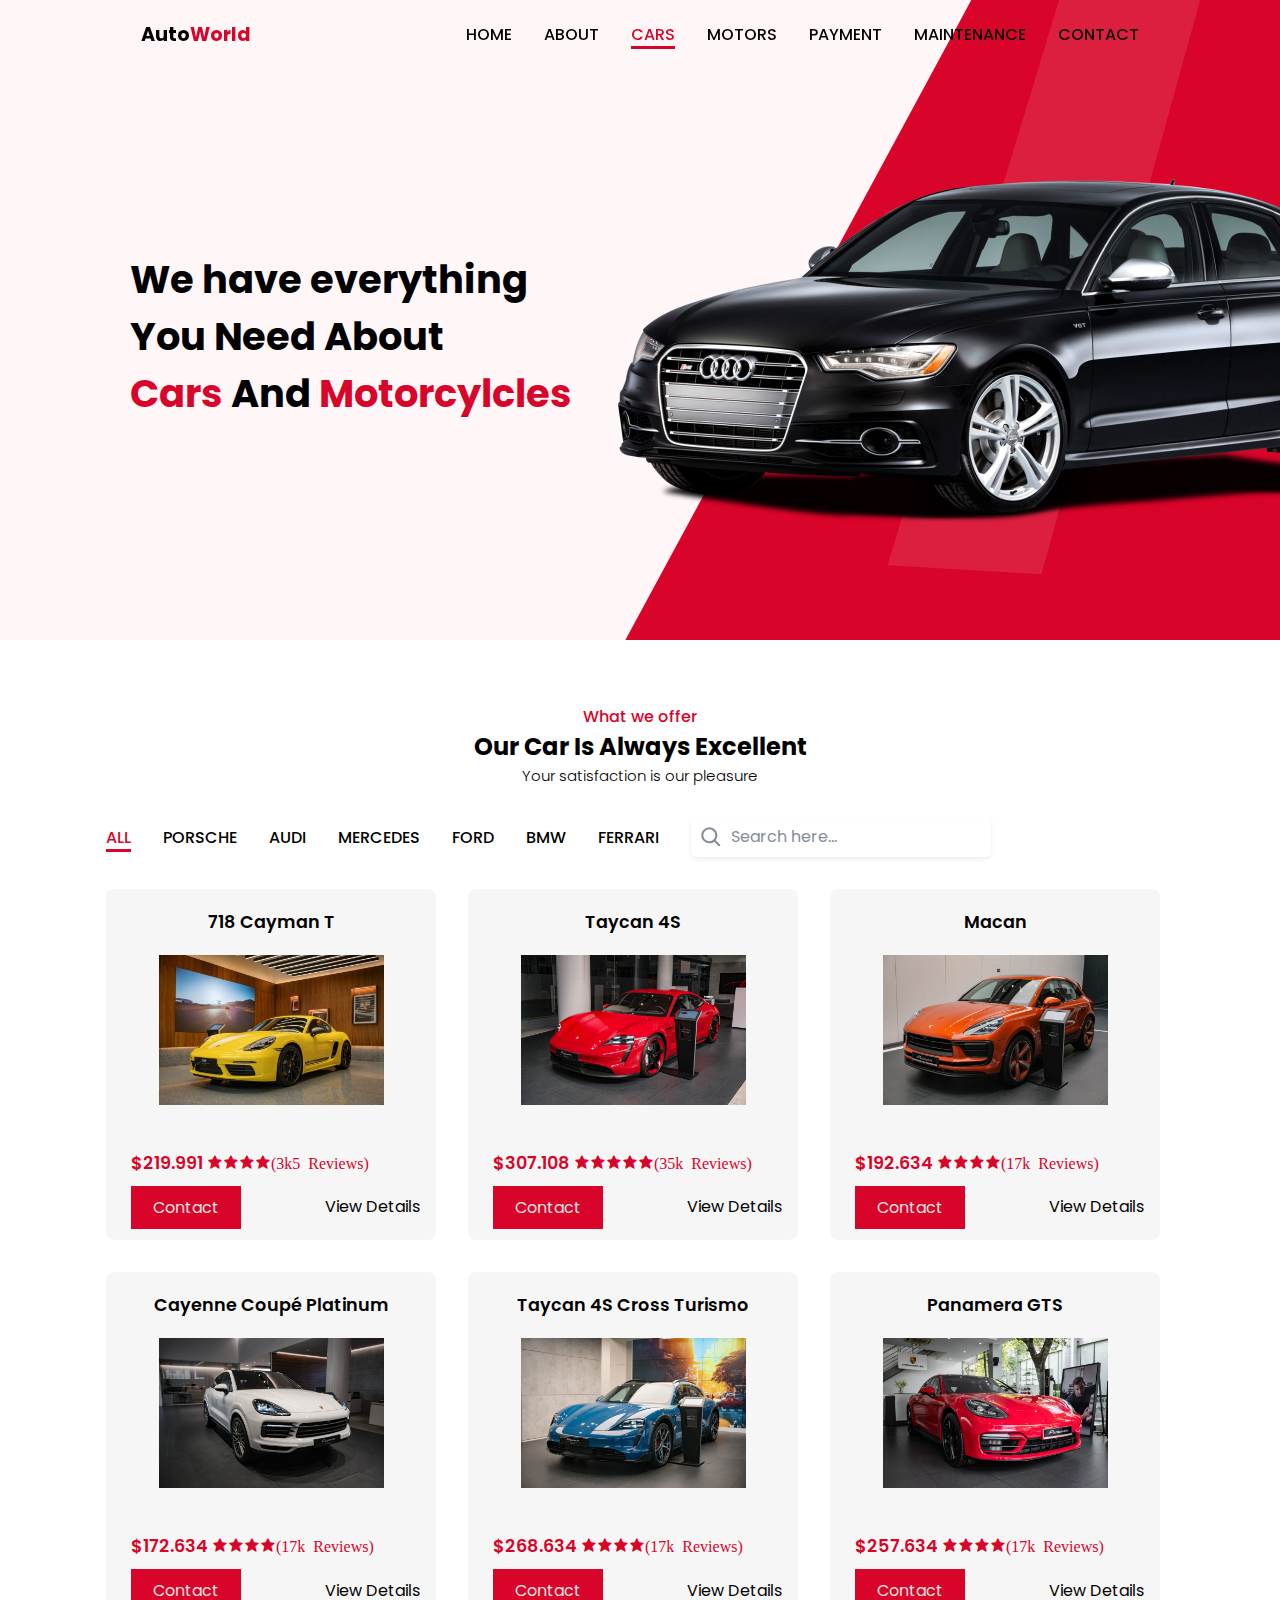
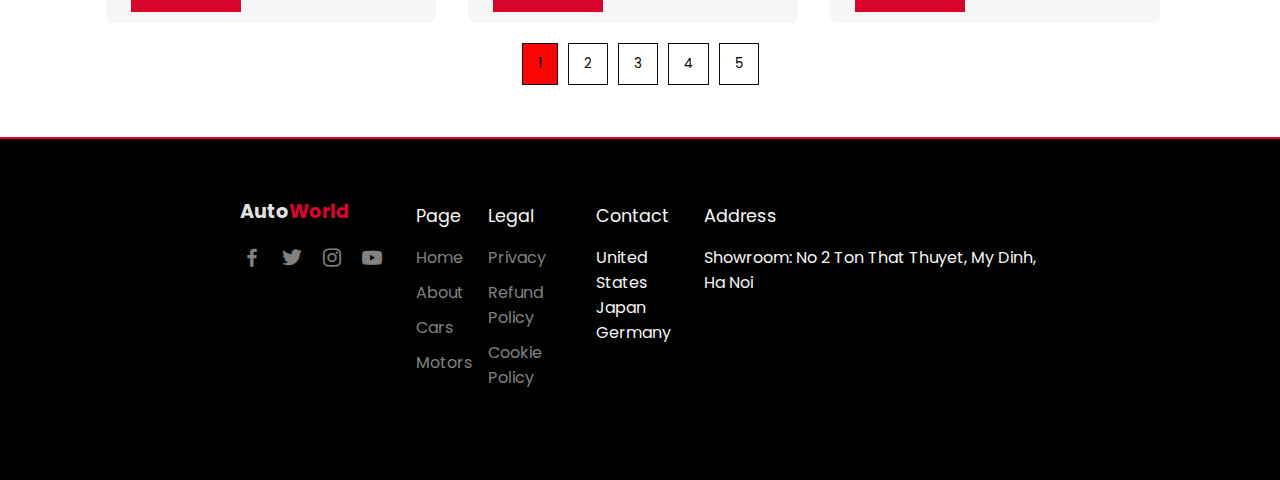
<file: Porsche.html>
<!DOCTYPE html>
<html lang="en">
<head>
    <meta name="viewport" content="width=device-width, initial-scale=1.0">
    <meta charset="UTF-8">
    <title>Porsche</title>
    <link rel="stylesheet" href="asset/css/Porsche.css">
    <link href='https://unpkg.com/boxicons@2.1.4/css/boxicons.min.css' rel='stylesheet'>
</head>
<body>
<!--Navbar-->
<header>
    <!--Nav container-->
    <div class="nav container">
        <!--Menu icon-->
        <i class='bx bx-menu' id="menu-icon"></i>
        <!--logo-->
        <a href="#" class="logo"> Auto<span>World</span></a>
        <!--Nav list-->
        <ul class="navbar">
            <li><a href="index.html">Home</a></li>
            <li><a href="about.html">About</a></li>
            <li><a href="Porsche.html" class="active">Cars</a></li>
            <li><a href="motors.html">Motors</a></li>
            <li><a href="Payment.html">Payment</a></li>
            <li><a href="Maintenance.html">Maintenance</a></li>
            <li><a href="contact.html">Contact</a></li>
        </ul>
        <!-- <i class='bx bx-search' id="search-icon"></i>
        <div class="search-box container">
            <input type="search" placeholder="Search here......">
        </div> -->
    </div>
</header>
<!-- HOME -->
<section class="home" id="home">
    <div class="home-text">
        <h1>We have everything<br>You Need About</h1>
        <h1><span> Cars</span> And<span> Motorcylcles</span> </h1>
    </div>
</section>

<!--Cars Section-->
<section class="cars" id="cars" id="filter">
    <div class="heading">
        <span>What we offer</span>
        <h2>Our Car Is Always Excellent</h2>
        <p>Your satisfaction is our pleasure</p>
    </div>

        <div class="navbar1 container" id="filter_button">
            <ul class="navbar1" id="navbar">
                <li><a class="tab-item active" data-filter="all">All</a></li>
                <li><a class="tab-item" data-filter="porsche">Porsche</a></li>
                <li><a class="tab-item" data-filter="audi">Audi</a></li>
                <li><a class="tab-item" data-filter="merc">Mercedes</a></li>
                <li><a class="tab-item" data-filter="ford">Ford</a></li>
                <li><a class="tab-item" data-filter="bmw">BMW</a></li>
                <li><a class="tab-item" data-filter="ferrari">Ferrari</a></li>
            </ul>
            <input class="input-elevated" type="search" placeholder="Search here..." id="search-item" autocomplete="off">
        </div>

<!--    Cars Container-->
    <div class="cars-container container" id="filter-data">
        <!-- Box1-->
            <div class="box element_all" data-item="porsche">
                <div class="info">
                    <h3 class="name_item">718 Cayman T</h3>
                    <img src="asset/img/cars/porsche/pc1.jpg" alt="">
                    <span>$219.991</span>
                    <i class='bx bxs-star'><i class='bx bxs-star'></i><i class='bx bxs-star'></i><i class='bx bxs-star'></i>(3k5 Reviews)</i>
                    <a href="contact.html" class="btn">Contact</a>
                    <a href="pdetail.html" class="details">View Details</a>
                </div>
            </div>
        <!--Box2-->
        <div class="box element_all" data-item="porsche">
            <div class="info">
                <h3 class="name_item">Taycan 4S</h3>
                <img src="asset/img/cars/porsche/pc2.jpg" alt="">
                <span>$307.108</span>
                <i class='bx bxs-star'><i class='bx bxs-star'></i><i class='bx bxs-star'></i><i class='bx bxs-star'></i><i class='bx bxs-star'></i>(35k Reviews)</i>
                <a href="contact.html" class="btn">Contact</a>
                <a href="#" class="details">View Details</a>
            </div>
        </div>
        <!--Box3-->
        <div class="box element_all" data-item="porsche">
            <div class="info">
                <h3 class="name_item">Macan</h3>
                <img src="asset/img/cars/porsche/pc3.jpg" alt="">
                <span>$192.634</span>
                <i class='bx bxs-star'><i class='bx bxs-star'></i><i class='bx bxs-star'></i><i class='bx bxs-star'></i>(17k Reviews)</i>
                <a href="contact.html" class="btn">Contact</a>
                <a href="#" class="details">View Details</a>
            </div>
        </div>
        <!--Box4-->
        <div class="box element_all" data-item="porsche">
            <div class="info">
                <h3 class="name_item">Cayenne Coupé Platinum</h3>
                <img src="asset/img/cars/porsche/pc4.jpg" alt="">
                <span>$172.634</span>
                <i class='bx bxs-star'><i class='bx bxs-star'></i><i class='bx bxs-star'></i><i class='bx bxs-star'></i>(17k Reviews)</i>
                <a href="contact.html" class="btn">Contact</a>
                <a href="#" class="details">View Details</a>
            </div>
        </div>
        <!--Box5-->
        <div class="box element_all" data-item="porsche">
            <div class="info">
                <h3 class="name_item">Taycan 4S Cross Turismo</h3>
                <img src="asset/img/cars/porsche/pc5.jpg" alt="">
                <span>$268.634</span>
                <i class='bx bxs-star'><i class='bx bxs-star'></i><i class='bx bxs-star'></i><i class='bx bxs-star'></i>(17k Reviews)</i>
                <a href="contact.html" class="btn">Contact</a>
                <a href="#" class="details">View Details</a>
            </div>
        </div>
        <!--Box6-->
        <div class="box element_all" data-item="porsche">
            <div class="info">
                <h3 class="name_item">Panamera GTS</h3>
                <img src="asset/img/cars/porsche/pc6.jpg" alt="">
                <span>$257.634</span>
                <i class='bx bxs-star'><i class='bx bxs-star'></i><i class='bx bxs-star'></i><i class='bx bxs-star'></i>(17k Reviews)</i>
                <a href="contact.html" class="btn">Contact</a>
                <a href="#" class="details">View Details</a>
            </div>
        </div>
        <!--Box7-->
        <div class="box element_all" data-item="audi">
            <div class="info">
                <h3 class="name_item">2023 Audi e-tron</h3>
                <img src="asset/img/cars/audi/audi1.jpg" alt="">
                <span>$369.634</span>
                <i class='bx bxs-star'><i class='bx bxs-star'></i><i class='bx bxs-star'></i><i class='bx bxs-star'></i>(17k Reviews)</i>
                <a href="contact.html" class="btn">Contact</a>
                <a href="#" class="details">View Details</a>
            </div>
        </div>
        <!--Box8-->
        <div class="box element_all" data-item="audi">
            <div class="info">
                <h3 class="name_item">2023 Audi SQ5</h3>
                <img src="asset/img/cars/audi/audi2.jpg" alt="">
                <span>$192.634</span>
                <i class='bx bxs-star'><i class='bx bxs-star'></i><i class='bx bxs-star'></i><i class='bx bxs-star'></i>(17k Reviews)</i>
                <a href="#" class="btn">Contact</a>
                <a href="#" class="details">View Details</a>
            </div>
        </div>
        <!--Box9-->
        <div class="box element_all" data-item="audi">
            <div class="info">
                <h3 class="name_item">2023 SQ7</h3>
                <img src="asset/img/cars/audi/audi3.jpg" alt="">
                <span>$311.634</span>
                <i class='bx bxs-star'><i class='bx bxs-star'></i><i class='bx bxs-star'></i><i class='bx bxs-star'></i>(17k Reviews)</i>
                <a href="#" class="btn">Contact</a>
                <a href="#" class="details">View Details</a>
            </div>
        </div>
        <!--Box10-->
        <div class="box element_all" data-item="audi">
            <div class="info">
                <h3 class="name_item">2023 SQ8</h3>
                <img src="asset/img/cars/audi/audi4.jpg" alt="">
                <span>$264.634</span>
                <i class='bx bxs-star'><i class='bx bxs-star'></i><i class='bx bxs-star'></i><i class='bx bxs-star'></i>(17k Reviews)</i>
                <a href="#" class="btn">Contact</a>
                <a href="#" class="details">View Details</a>
            </div>
        </div>
        <!--Box11-->
        <div class="box element_all" data-item="audi">
            <div class="info">
                <h3 class="name_item">2023 A3</h3>
                <img src="asset/img/cars/audi/audi5.jpg" alt="">
                <span>$273.634</span>
                <i class='bx bxs-star'><i class='bx bxs-star'></i><i class='bx bxs-star'></i><i class='bx bxs-star'></i>(17k Reviews)</i>
                <a href="#" class="btn">Contact</a>
                <a href="#" class="details">View Details</a>
            </div>
        </div>
        <!--Box12-->
        <div class="box element_all" data-item="audi">
            <div class="info">
                <h3 class="name_item">2023 S3 Prestige</h3>
                <img src="asset/img/cars/audi/audi6.jpg" alt="">
                <span>$279.634</span>
                <i class='bx bxs-star'><i class='bx bxs-star'></i><i class='bx bxs-star'></i><i class='bx bxs-star'></i>(17k Reviews)</i>
                <a href="#" class="btn">Contact</a>
                <a href="#" class="details">View Details</a>
            </div>
        </div>
        <!--Box13-->
        <div class="box element_all" data-item="merc">
            <div class="info">
                <h3 class="name_item">GLA 2022</h3>
                <img src="asset/img/cars/mercedes/mer1.jpg" alt="">
                <span>$401.991</span>
                <i class='bx bxs-star'><i class='bx bxs-star'></i><i class='bx bxs-star'></i><i class='bx bxs-star'></i>(3k5 Reviews)</i>
                <a href="Payment.html" class="btn">Contact</a>
                <a target="_blank" href="" class="details">View Details</a>
            </div>
        </div>
        <!--Box14-->
        <div class="box element_all" data-item="merc">
            <div class="info">
                <h3 class="name_item">EQS 2022</h3>
                <img src="asset/img/cars/mercedes/mer2.jpg" alt="">
                <span>$260.991</span>
                <i class='bx bxs-star'><i class='bx bxs-star'></i><i class='bx bxs-star'></i><i class='bx bxs-star'></i>(3k5 Reviews)</i>
                <a href="Payment.html" class="btn">Contact</a>
                <a target="_blank" href="" class="details">View Details</a>
            </div>
        </div>
        <!--Box15-->
        <div class="box element_all" data-item="merc">
            <div class="info">
                <h3 class="name_item">C-Class 2022</h3>
                <img src="asset/img/cars/mercedes/mer3.jpg" alt="">
                <span>$172.991</span>
                <i class='bx bxs-star'><i class='bx bxs-star'></i><i class='bx bxs-star'></i><i class='bx bxs-star'></i>(3k5 Reviews)</i>
                <a href="Payment.html" class="btn">Contact</a>
                <a target="_blank" href="" class="details">View Details</a>
            </div>
        </div>

        <!--Box16-->
        <div class="box element_all" data-item="ferrari">
            <div class="info">
                <h3 class="name_item">fxx k ferrari</h3>
                <img src="asset/img/cars/ferrari/ferrari1.jpg" alt="">
                <span>$172.991</span>
                <i class='bx bxs-star'><i class='bx bxs-star'></i><i class='bx bxs-star'></i><i class='bx bxs-star'></i>(3k5 Reviews)</i>
                <a href="Payment.html" class="btn">Contact</a>
                <a target="_blank" href="" class="details">View Details</a>
            </div>
        </div>
        <!--Box17-->
        <div class="box element_all" data-item="ferrari">
            <div class="info">
                <h3 class="name_item">ferrari II</h3>
                <img src="asset/img/cars/ferrari/ferrari2.jpg" alt="">
                <span>$172.991</span>
                <i class='bx bxs-star'><i class='bx bxs-star'></i><i class='bx bxs-star'></i><i class='bx bxs-star'></i>(3k5 Reviews)</i>
                <a href="Payment.html" class="btn">Contact</a>
                <a target="_blank" href="" class="details">View Details</a>
            </div>
        </div>
        <!--Box18-->
        <div class="box element_all" data-item="ferrari">
            <div class="info">
                <h3 class="name_item">ferrari III</h3>
                <img src="asset/img/cars/ferrari/ferrari3.jpg" alt="">
                <span>$172.991</span>
                <i class='bx bxs-star'><i class='bx bxs-star'></i><i class='bx bxs-star'></i><i class='bx bxs-star'></i>(3k5 Reviews)</i>
                <a href="Payment.html" class="btn">Contact</a>
                <a target="_blank" href="" class="details">View Details</a>
            </div>
        </div>
        <!--Box19-->
        <div class="box element_all" data-item="ferrari">
            <div class="info">
                <h3 class="name_item">gtb 488 ferrari</h3>
                <img src="asset/img/cars/ferrari/ferrari4.jpg" alt="">
                <span>$172.991</span>
                <i class='bx bxs-star'><i class='bx bxs-star'></i><i class='bx bxs-star'></i><i class='bx bxs-star'></i>(3k5 Reviews)</i>
                <a href="Payment.html" class="btn">Contact</a>
                <a target="_blank" href="" class="details">View Details</a>
            </div>
        </div>
        <!--Box20-->
        <div class="box element_all" data-item="ferrari">
            <div class="info">
                <h3 class="name_item">la ferrari</h3>
                <img src="asset/img/cars/ferrari/ferrari5.jpg" alt="">
                <span>$172.991</span>
                <i class='bx bxs-star'><i class='bx bxs-star'></i><i class='bx bxs-star'></i><i class='bx bxs-star'></i>(3k5 Reviews)</i>
                <a href="Payment.html" class="btn">Contact</a>
                <a target="_blank" href="" class="details">View Details</a>
            </div>
        </div>
        <!--Box21-->
        <div class="box element_all" data-item="ferrari">
            <div class="info">
                <h3 class="name_item">ferrari 812 superfast</h3>
                <img src="asset/img/cars/ferrari/ferrari6.jpg" alt="">
                <span>$172.991</span>
                <i class='bx bxs-star'><i class='bx bxs-star'></i><i class='bx bxs-star'></i><i class='bx bxs-star'></i>(3k5 Reviews)</i>
                <a href="Payment.html" class="btn">Contact</a>
                <a target="_blank" href="" class="details">View Details</a>
            </div>
        </div>
        <!--Box22-->
        <div class="box element_all" data-item="bmw">
            <div class="info">
                <h3 class="name_item">BMW M</h3>
                <img src="asset/img/cars/bmw/bmw1.jpg" alt="">
                <span>$172.991</span>
                <i class='bx bxs-star'><i class='bx bxs-star'></i><i class='bx bxs-star'></i><i class='bx bxs-star'></i>(3k5 Reviews)</i>
                <a href="Payment.html" class="btn">Contact</a>
                <a target="_blank" href="" class="details">View Details</a>
            </div>
        </div>
        <!--Box23-->
        <div class="box element_all" data-item="bmw">
            <div class="info">
                <h3 class="name_item">BMW 330i M</h3>
                <img src="asset/img/cars/bmw/bmw2.jpg" alt="">
                <span>$172.991</span>
                <i class='bx bxs-star'><i class='bx bxs-star'></i><i class='bx bxs-star'></i><i class='bx bxs-star'></i>(3k5 Reviews)</i>
                <a href="Payment.html" class="btn">Contact</a>
                <a target="_blank" href="" class="details">View Details</a>
            </div>
        </div>
        <!--Box24-->
        <div class="box element_all" data-item="bmw">
            <div class="info">
                <h3 class="name_item">BMW i7</h3>
                <img src="asset/img/cars/bmw/bmw3.jpg" alt="">
                <span>$172.991</span>
                <i class='bx bxs-star'><i class='bx bxs-star'></i><i class='bx bxs-star'></i><i class='bx bxs-star'></i>(3k5 Reviews)</i>
                <a href="Payment.html" class="btn">Contact</a>
                <a target="_blank" href="" class="details">View Details</a>
            </div>
        </div>
        <!--Box25-->
        <div class="box element_all" data-item="bmw">
            <div class="info">
                <h3 class="name_item">BMW i4</h3>
                <img src="asset/img/cars/bmw/bmw4.jpg" alt="">
                <span>$172.991</span>
                <i class='bx bxs-star'><i class='bx bxs-star'></i><i class='bx bxs-star'></i><i class='bx bxs-star'></i>(3k5 Reviews)</i>
                <a href="Payment.html" class="btn">Contact</a>
                <a target="_blank" href="" class="details">View Details</a>
            </div>
        </div>
        <!--Box26-->
        <div class="box element_all" data-item="bmw">
            <div class="info">
                <h3 class="name_item">BMW X7</h3>
                <img src="asset/img/cars/bmw/bmw5.jpg" alt="">
                <span>$172.991</span>
                <i class='bx bxs-star'><i class='bx bxs-star'></i><i class='bx bxs-star'></i><i class='bx bxs-star'></i>(3k5 Reviews)</i>
                <a href="Payment.html" class="btn">Contact</a>
                <a target="_blank" href="" class="details">View Details</a>
            </div>
        </div>
        <!--Box27-->
        <div class="box element_all" data-item="bmw">
            <div class="info">
                <h3 class="name_item">BMW X5</h3>
                <img src="asset/img/cars/bmw/bmw6.jpg" alt="">
                <span>$172.991</span>
                <i class='bx bxs-star'><i class='bx bxs-star'></i><i class='bx bxs-star'></i><i class='bx bxs-star'></i>(3k5 Reviews)</i>
                <a href="Payment.html" class="btn">Contact</a>
                <a target="_blank" href="" class="details">View Details</a>
            </div>
        </div>
        <!--Box28-->
        <div class="box element_all" data-item="ford">
            <div class="info">
                <h3 class="name_item">Ford Mustang shelby T500</h3>
                <img src="asset/img/cars/ford/ford1.jpg" alt="">
                <span>$172.991</span>
                <i class='bx bxs-star'><i class='bx bxs-star'></i><i class='bx bxs-star'></i><i class='bx bxs-star'></i>(3k5 Reviews)</i>
                <a href="Payment.html" class="btn">Contact</a>.0

                <a target="_blank" href="" class="details">View Details</a>
            </div>
        </div>

    </div>

    <div id="pagination-controls" class="pagination"></div>


</section>
<footer class="footer">
    <div class="footer-container container1">
        <div class="footer-box">
            <a href="" class="logo" style="padding-top: 10px;">Auto<span>World</span></a>
            <div class="social">
                <a href=""><i class='bx bxl-facebook' ></i></a>
                <a href=""><i class='bx bxl-twitter' ></i></a>
                <a href=""><i class='bx bxl-instagram' ></i></a>
                <a href=""><i class='bx bxl-youtube' ></i></a>
            </div>
        </div>
        <div class="footer-box">
            <h3>Page</h3>
            <a href="index.html">Home</a>
            <a href="about.html">About</a>
            <a href="Porsche.html">Cars</a>
            <a href="motors.html">Motors</a>
        </div>
        <div class="footer-box">
            <h3>Legal</h3>
            <a href="">Privacy</a>
            <a href="">Refund Policy</a>
            <a href="">Cookie Policy</a>
        </div>
        <div class="footer-box">
            <h3>Contact</h3>
            <p>United States</p>
            <p>Japan</p>
            <p>Germany</p>
        </div>
        <div class="footer-box">
            <h3>Address</h3>
            <p>Showroom: No 2 Ton That Thuyet, My Dinh, Ha Noi</p>
            <div style="width:200px;height:50px;">
                <iframe src="https://www.google.com/maps/embed?pb=!1m18!1m12!1m3!1d3724.1110271992316!2d105.77816267431734!3d21.02824308062098!2m3!1f0!2f0!3f0!3m2!1i1024!2i768!4f13.1!3m3!1m2!1s0x313454b2de700001%3A0xce7671b253d40386!2zU8O0zIEgMiBUw7RuIFRo4bqldCBUaHV54bq_dCwgTeG7uSDEkMOsbmgsIE5hbSBU4burIExpw6ptLCBIw6AgTuG7mWkgMTAwMDAwLCBWaeG7h3QgTmFt!5e0!3m2!1svi!2sus!4v1735121426650!5m2!1svi!2sus" 
                width="300" height="50" style="border:0;" allowfullscreen="" frameborder="0"></iframe>
            </div>
         
        </div>
    </div>
</footer>

<script src="asset/js/main.js"></script>
<script src="asset/js/paginationSearch.js"></script>
</body>

</html>
</file>
<file: asset/css/style.css>
/*=============== GOOGLE FONTS ===============*/
@import url('https://fonts.googleapis.com/css2?family=Poppins:wght@300;400;500;600;700&display=swap');

/*=============== VARIABLES CSS ===============*/
:root {
  --header-height: 3.5rem;

  /*========== Colors ==========*/
  --primary-color: #0a2a43; /* Navy */
  --secondary-color: #f08c00; /* Metallic Orange */
  --primary-color-alt: #1a4a6b;
  --title-color: #ffffff;
  --text-color: #a9b3c4;
  --text-color-light: #c1c9d8;
  --body-color: #f5f7fa; /* Light background */
  --container-color: #ffffff;
  --border-color: #e2e8f0;

  /*========== Font and typography ==========*/
  --body-font: 'Poppins', sans-serif;
  --biggest-font-size: 2.25rem;
  --h1-font-size: 1.5rem;
  --h2-font-size: 1.25rem;
  --h3-font-size: 1rem;
  --normal-font-size: .938rem;
  --small-font-size: .813rem;
  --smaller-font-size: .75rem;

  /*========== Font weight ==========*/
  --font-medium: 500;
  --font-semi-bold: 600;

  /*========== z index ==========*/
  --z-tooltip: 10;
  --z-fixed: 100;
}

/*========== Responsive typography ==========*/
@media screen and (min-width: 968px) {
  :root {
    --biggest-font-size: 4rem;
    --h1-font-size: 2.25rem;
    --h2-font-size: 1.5rem;
    --h3-font-size: 1.25rem;
    --normal-font-size: 1rem;
    --small-font-size: .875rem;
    --smaller-font-size: .813rem;
  }
}

/*=============== BASE ===============*/
* {
  box-sizing: border-box;
  padding: 0;
  margin: 0;
}

html {
  scroll-behavior: smooth;
}

body {
  font-family: var(--body-font);
  font-size: var(--normal-font-size);
  background-color: var(--body-color);
  color: #4a5568; /* Standard text color on light backgrounds */
}

h1, h2, h3 {
  color: var(--primary-color);
  font-weight: var(--font-semi-bold);
}

ul {
  list-style: none;
}

a {
  text-decoration: none;
}

img {
  max-width: 100%;
  height: auto;
}

/*=============== REUSABLE CSS CLASSES ===============*/
.container {
  max-width: 1024px;
  margin-left: 1.5rem;
  margin-right: 1.5rem;
}

.grid {
  display: grid;
  gap: 1.5rem;
}

.section {
  padding: 4.5rem 0 2rem;
}

.section__title {
  font-size: var(--h1-font-size);
  color: var(--primary-color);
  text-align: center;
  margin-bottom: 2rem;
}

.main {
  overflow: hidden; /* For animations */
}

/*=============== HEADER & NAV ===============*/
.header {
  width: 100%;
  background-color: transparent;
  position: fixed;
  top: 0;
  left: 0;
  z-index: var(--z-fixed);
  transition: all .4s ease;
}

.nav {
  height: var(--header-height);
  display: flex;
  justify-content: space-between;
  align-items: center;
}

.nav__logo {
  color: var(--title-color);
  font-weight: var(--font-semi-bold);
  font-size: var(--h2-font-size);
}

.nav__toggle,
.nav__close {
  display: flex;
  font-size: 1.5rem;
  color: var(--title-color);
  cursor: pointer;
}

/* Navigation for mobile devices */
@media screen and (max-width: 767px) {
  .nav__menu {
    position: fixed;
    top: 0;
    right: -100%;
    background-color: var(--primary-color-alt);
    width: 80%;
    height: 100%;
    padding: 6rem 2rem 4rem;
    transition: right .4s;
  }
}

.nav__list {
  display: flex;
  flex-direction: column;
  gap: 2rem;
}

.nav__link {
  color: var(--title-color);
  font-weight: var(--font-medium);
  transition: color .3s;
}

.nav__link:hover {
  color: var(--secondary-color);
}

.nav__close {
  position: absolute;
  top: 1rem;
  right: 1.5rem;
}

/* Show menu */
.show-menu {
  right: 0;
}

/* Change background header */
.scroll-header {
  background-color: var(--primary-color);
  box-shadow: 0 4px 8px hsla(0, 0%, 4%, .3);
}
.scroll-header .nav__logo{
    color: white;
}
.scroll-header .nav__toggle{
    color: white;
}

.active-link {
    color: var(--secondary-color);
}


/*=============== BUTTONS ===============*/
.button {
  display: inline-block;
  background: linear-gradient(90deg, var(--secondary-color), #ffa500);
  color: #fff;
  padding: .8rem 1.5rem;
  border-radius: .5rem;
  font-weight: var(--font-medium);
  transition: all .3s ease;
  border: none;
  cursor: pointer;
  box-shadow: 0 4px 15px rgba(240, 140, 0, 0.4);
}

.button:hover {
  transform: translateY(-3px);
  box-shadow: 0 6px 20px rgba(240, 140, 0, 0.6);
}

.button--ghost {
  background: transparent;
  border: 2px solid var(--secondary-color);
  color: var(--secondary-color);
  box-shadow: none;
}
.button--ghost:hover {
  background: var(--secondary-color);
  color: #fff;
}

/*=============== FOOTER ===============*/
.footer {
    background-color: var(--primary-color);
    color: var(--text-color);
    padding: 4rem 0 2rem;
}

.footer__container {
    padding-bottom: 2rem;
}

.footer__content {
    grid-template-columns: repeat(auto-fit, minmax(220px, 1fr));
    gap: 2rem;
}

.footer__logo {
    color: var(--title-color);
    font-size: var(--h2-font-size);
    font-weight: var(--font-semi-bold);
}

.footer__description {
    margin: .5rem 0 1.5rem;
}

.footer__social {
    display: flex;
    gap: 1rem;
}

.footer__social-link {
    font-size: 1.5rem;
    color: var(--text-color);
    transition: color .3s;
}

.footer__social-link:hover {
    color: var(--secondary-color);
}

.footer__title {
    color: var(--title-color);
    font-size: var(--h3-font-size);
    margin-bottom: 1rem;
}

.footer__link {
    color: var(--text-color);
    transition: color .3s;
    display: inline-block;
    margin-bottom: .5rem;
}

.footer__link:hover {
    color: var(--secondary-color);
}

.footer__copy {
    display: block;
    text-align: center;
    margin-top: 3rem;
    font-size: var(--small-font-size);
}

/*=============== BREAKPOINTS ===============*/
/* For small devices */
@media screen and (max-width: 320px) {
  .container {
    margin-left: 1rem;
    margin-right: 1rem;
  }
}

/* For medium devices */
@media screen and (min-width: 768px) {
  body {
    font-size: 1rem;
  }

  .nav {
    height: calc(var(--header-height) + 1.5rem);
  }
  .nav__toggle,
  .nav__close {
    display: none;
  }
  .nav__list {
    flex-direction: row;
    gap: 2.5rem;
  }

  .hero {
      padding: 10rem 0 6rem;
  }

  .loan__container {
      grid-template-columns: repeat(2, 1fr);
      align-items: center;
  }

  .tech__container {
      grid-template-columns: repeat(2, 1fr);
      align-items: center;
  }

  .contact__form {
      grid-template-columns: repeat(2, 1fr);
  }
}

/* For large devices */
@media screen and (min-width: 1024px) {
  .container {
    margin-left: auto;
    margin-right: auto;
  }
}
</file>
<file: asset/css/contact.css>
/*=============== CONTACT ===============*/
.contact__form {
    display: grid;
    gap: 1.5rem;
}
.form__group--full {
    grid-column: 1 / -1;
}
textarea.form__input {
    height: 120px;
    resize: vertical;
}
</file>
<file: asset/css/payment.css>
/*=============== LOAN CALCULATOR ===============*/
.loan__container {
    grid-template-columns: 1fr;
    gap: 3rem;
}

.loan__form {
    display: grid;
    gap: 1.5rem;
}

.form__group {
    position: relative;
}

.form__label {
    display: block;
    margin-bottom: .5rem;
    font-weight: var(--font-medium);
    color: var(--primary-color);
}

.form__input {
    width: 100%;
    padding: .8rem 1rem;
    border: 1px solid var(--border-color);
    border-radius: .5rem;
    outline: none;
    transition: border-color .3s;
}

.form__input:focus {
    border-color: var(--secondary-color);
    box-shadow: 0 0 0 2px hsla(33, 100%, 50%, 0.2);
}

.loan__results {
    background-color: var(--primary-color-alt);
    padding: 2rem;
    border-radius: 1rem;
    color: white;
}

.results__title {
    color: var(--title-color);
    text-align: center;
    margin-bottom: 2rem;
}

.results__box {
    display: grid;
    gap: 1rem;
}

.result__item {
    display: flex;
    justify-content: space-between;
    font-size: var(--normal-font-size);
}

.result__item span:first-child {
    color: var(--text-color-light);
}

.result__item strong {
    color: var(--secondary-color);
    font-size: var(--h2-font-size);
}
</file>
<file: asset/css/Porsche.css>
@import url('https://fonts.googleapis.com/css2?family=Poppins:wght@300;400;500;600;700&display=swap');

* {
    font-family: 'Poppins', sans-serif;
    margin: 0;
    padding: 0;
    list-style: none;
    text-decoration: none;
    box-sizing: border-box;
}

/*variable*/
:root {
    --main-color: #d90429;
    --text-color: #020102;
    --bg-color: #e2e2e2;
}

section {
    padding: 4rem 0 2rem;
}

img {
    width: 100%;
}

body {
    color: var(--text-color);
}

.container {
    max-width: 1068px;
    margin-left: auto;
    margin-right: auto;
}

header {
    display: block;
    width: 100%;
    position: fixed;
    top: 0;
    left: 0;
    z-index: 100;
}

header.shadow {
    background: var(--bg-color);
    box-shadow: 4px 4px 20px rgb(15 54 55 / 10%);
    transition: 0.5s ease;
}

header.shadow #search-icon {
    color: var(--text-color);
}

.nav {
    display: flex;
    align-items: center;
    justify-content: space-between;
    padding: 20px 35px;
}

#menu-icon {
    font-size: 24px;
    cursor: pointer;
    color: var(--text-color);
    display: none;
}

.logo {
    font-size: 1.2rem;
    font-weight: 700;
    color: var(--text-color);
}

.logo span {
    color: var(--main-color);
}

#navbar {
    margin-top: 0.5rem;
}

/* nav bar phần xe */
#navbar:hover {
    cursor: pointer;
}

.navbar {
    display: flex;
    column-gap: 2rem;
}

.navbar a {
    color: var(--text-color);
    font-size: 1rem;
    text-transform: uppercase;
    font-weight: 500;
}

.navbar a:hover,
.navbar .active {
    color: var(--main-color);
    border-bottom: 3px solid var(--main-color);
}


#navbar1 {
    margin-top: 0.5rem;
}

/* nav bar phần xe */
#navbar1:hover {
    cursor: pointer;
}

.navbar1 {
    display: flex;
    column-gap: 2rem;
}

.navbar1 a {
    color: var(--text-color);
    font-size: 1rem;
    text-transform: uppercase;
    font-weight: 500;
}

.navbar1 a:hover,
.navbar1 .active {
    color: var(--main-color);
    border-bottom: 3px solid var(--main-color);
}

#search-icon {
    font-size: 24px;
    cursor: pointer;
    color: var(--bg-color);
}

.search-box {
    position: absolute;
    top: 100%;
    right: 0;
    left: 0;
    background: var(--bg-color);
    box-shadow: 4px 4px 20px rgb(15 54 55 / 10%);
    border: 1px solid var(--main-color);
    border-radius: 0.5rem;
    clip-path: circle(0% at 100% 0%);
}

.search-box.active {
    clip-path: circle(144% at 100% 0%);
    transition: 0.4s;
}

.search-box input {
    width: 100%;
    padding: 20px;
    border: none;
    outline: none;
    background: transparent;
    font-size: 1rem;
}

.home {
    margin-top: auto;
    width: 100%;
    min-height: 640px;
    display: flex;
    align-items: center;
    background: url("../img/Background-home.png");
    background-repeat: no-repeat;
    background-size: cover;
    background-position: center left;
}

.home-text {
    padding-left: 130px;
}

.home-text h1 {
    font-size: 2.4rem;
}

.home-text span {
    color: var(--main-color);
}

.home-text p {
    font-size: 0.938rem;
    font-weight: 300;
    margin: 0.5rem 0 1.2rem;
}

.btn {
    padding: 10px 22px;
    background: var(--main-color);
    color: var(--bg-color);
    font-weight: 400;
}

.btn:hover {
    background: #fd052f;
}

.heading {
    text-align: center;
    margin-bottom: 30px;
}

.heading span {
    font-weight: 500;
    color: var(--main-color);
}

.heading p {
    font-size: 0.938rem;
    font-weight: 300;
}

/* responsive đoạn này */
.cars-container {
    display: flex;
    flex-wrap: wrap;
    gap: 2rem;
    margin-top: 2rem;
}

.info {
    gap: 2rem;
}

/* box là nội dung trong hộp  */
.box {
    flex: 1 1 17rem;
    position: relative;
    padding: 20px 25px 20px 25px;
    display: flex;
    background: #f6f6f6;
    border-radius: 0.5rem;
    max-width: 330px;
    max-height: 360px;
}

.box img {
    width: 100%;
    height: 150px;
    object-fit: contain;
    object-position: center;
    margin-bottom: 1rem;
}

.box h3 {
    font-size: 1.1rem;
    font-weight: 600;
    text-align: center;
    margin-bottom: 20px;
}

.box span {
    font-size: 1.1rem;
    font-weight: 600;
    color: var(--main-color);
}

.box .bx {
    color: var(--main-color);
    margin: 0.8rem 0;
}

.box .btn {
    max-width: 120px;
}

.box .details {
    display: flex;
    align-items: center;
    position: absolute;
    bottom: 1.3rem;
    right: 1rem;
    font-size: 1rem;
    color: var(--text-color);
}

.box .details:hover {
    color: var(--main-color);
    text-decoration: underline;
}

.footer {
    background: var(--text-color);
    color: #f6f6f6;
    border-top: 2px solid var(--main-color);
    padding: 3rem 15rem 5rem;
}

.footer-container {
    display: flex;
    justify-content: space-between;
    gap: 1rem;
}

.footer-container .logo {
    color: var(--bg-color);
    margin-bottom: 1rem;
}

.footer-container .footer-box {
    display: flex;
    flex-direction: column;
}

.social {
    display: flex;
    align-items: center;
}

.social a {
    font-size: 24px;
    color: var(--bg-color);
    margin-right: 1rem;
}

.social a:hover {
    color: var(--main-color);
}

.footer-box h3 {
    font-size: 1.1rem;
    font-weight: 400;
    margin-bottom: 1rem;
    margin-top: 1rem;
}

.footer-box a {
    color: #818181;
    margin-bottom: 10px;
}

.footer-box a:hover {
    color: var(--bg-color);
}


.input-elevated {
    font-size: 16px;
    line-height: 1.5;
    border: none;
    background: #FFFFFF;
    background-image: url("data:image/svg+xml;utf8,<svg xmlns='http://www.w3.org/2000/svg' width='20' height='20' viewBox='0 0 20 20'><path fill='%23838D99' d='M13.22 14.63a8 8 0 1 1 1.41-1.41l4.29 4.29a1 1 0 1 1-1.41 1.41l-4.29-4.29zm-.66-2.07a6 6 0 1 0-8.49-8.49 6 6 0 0 0 8.49 8.49z'></path></svg>");
    background-repeat: no-repeat;
    background-position: 10px 10px;
    background-size: 20px 20px;
    box-shadow: 0 2px 4px 0 rgba(0, 0, 0, 0.08);
    border-radius: 5px;
    width: 300px;
    padding: .5em 1em .5em 2.5em;
}

.input-elevated::placeholder {
    color: #838D99;
}

.input-elevated:focus {
    outline: none;
    box-shadow: 0 4px 10px 0 rgba(0, 0, 0, 0.16);
}

.pagination {
    display: flex;
    justify-content: center;
    margin: 20px 0;
}

.pagination button {
    margin: 0 5px;
    padding: 10px 15px;
    border: 1px solid #170808;
    background-color: #fff;
    cursor: pointer;
}

.pagination button.active {
    background-color: #fb0404;
    color: rgb(0, 0, 0);
}

/* Responsive */
@media (max-width:1080px) {
    .container {
        margin-left: 1rem;
        margin-right: 1rem;
    }
}

@media (max-width:991px) {
    .nav {
        padding: 15px 20px;
    }

    section {
        padding: 3rem 0 1rem;
    }

    .home-text {
        padding-left: 2rem;
    }

    .home-text h1 {
        font-size: 2.1rem;
    }

    .cars-container {
        display: flex;
        flex-wrap: wrap;
        gap: 2rem;
        margin-top: 2rem;
        justify-content: center;
        align-items: center;
    }
}

@media (max-width:850px) {
    #menu-icon {
        display: initial !important;
    }

    .logo {
        text-align: center;
    }

    .nav {
        display: flex;
        justify-content: center;
        align-items: center;
        position: relative;
        padding: 10px;
    }

    #menu-icon {
        position: absolute;
        left: 10px;
        top: 50%;
        transform: translateY(-50%);
    }

    .logo {
        font-size: 1.5rem;
        font-weight: bold;
        text-align: center;
    }

    .navbar {
        position: absolute;
        top: 100%;
        right: 0;
        left: 0;
        display: flex;
        flex-direction: column;
        row-gap: 0.5rem;
        text-align: center;
        box-shadow: 4px 4px 20px rgb(15 54 55 / 20%);
        background-color: var(--bg-color);
        clip-path: circle(0% at 0% 0%);
        transition: 0.6s;
    }

    .navbar a {
        display: block;
        padding: 15px;
    }

    .navbar a:hover,
    .navbar .active {
        border-bottom: none;
        background: var(--main-color);
        color: var(--bg-color);
    }

    .navbar.active {
        clip-path: circle(144% at 0% 0%);
    }

    /* Stack navbar items vertically */
    .navbar1 {
        flex-direction: column;
        align-items: center;
        row-gap: 1rem;
        column-gap: 0;
    }

    .navbar1 a {
        font-size: 0.9rem;
        /* Adjust font size */
    }
    .footer {
        padding: 2rem 2rem; /* Further reduce padding */
    }

    .footer-box {
        flex: 1 1 100%; /* Full-width boxes */
    }

    .social {
        justify-content: center; /* Center social links */
    }
}
</file>
<file: asset/css/Maintenance.css>
@import url('https://fonts.googleapis.com/css2?family=Poppins:wght@300;400;500;600;700&display=swap');

/*Reset Css*/
*{
    padding: 0;
    margin: 0;
    box-sizing: border-box;
    list-style: none;
    text-decoration: none;
    font-family: 'Poppins', sans-serif;

}/*

/* Variables */
:root {
    --main-color: #d90429;
    --text-color: #020102;
    --bg-color: #e2e2e2;
}

section {
    padding: 4rem 0rem 2rem;
}

img {
    width: 100%;
}

body {
    color: var(--text-color);
}

.container {
    max-width: 1068px;
    margin-left: auto;
    margin-right: auto;
}

header {
    display: block;
    width: 100%;
    position: fixed;
    top : 0;
    left: 0;
    z-index: 100;
}

header.shadow {
    background: var(--bg-color);
    box-shadow: 4px 4px 20px rgb(15 54 55 / 10%);
    transition: 0.5s;
}

header.shadow #search-icon {
    color: var(--text-color);
}

.nav {
    display: flex;
    align-items: center;
    justify-content: space-between;
    padding: 20px 35px;
}

#menu-icon {
    font-size: 24px;
    cursor: pointer;
    color: var(--text-color);
    display: none;
}

.logo {
    font-size: 1.2rem;
    font-weight: 700;
    color: var(--text-color);
}

.logo span {
    color: var(--main-color);
}

.navbar {
    display: flex;
    column-gap: 2rem;
}

.navbar a {
    color: var(--text-color);
    font-size: 1rem;
    text-transform: uppercase;
    font-weight: 500;
}

.navbar a:hover,
.navbar .active {
    color: var(--main-color);
    border-bottom: 3px solid var(--main-color);
}

#search-icon {
    font-size: 24px;
    cursor: pointer;
    color: var(--bg-color);
}

.search-box {
    position: absolute;
    top: 110%;
    right: 0;
    left: 0;
    background-color: var(--bg-color);
    box-shadow: 4px 4px 20px rgb(15 54 55 / 10%);
    border: 1px solid var(--main-color);
    border-radius: 0.5rem;
    clip-path: circle(0% at 100% 0%);
}

.search-box.active {
    clip-path: circle(144% at 100% 0%);
    transition: 0.5s;
}

.search-box input {
    width: 100%;
    padding: 20px;
    border: none;
    outline: none;
    background: transparent;
    font-size: 1rem;
}

.home {
    margin-top: auto;
    width: 100%;
    min-height: 640px;
    display: flex;
    align-items: center;
    background: url("../img/Background-home.png");
    background-repeat: no-repeat;
    background-size: cover;
    background-position: center left;
}

.home-text {
    padding-left: 130px;
}

.home-text h1 {
    font-size: 2.4rem;
}

.home-text span {
    color: var(--main-color);
}

.home-text p {
    font-size: 0.938rem;
    font-weight: 300;
    margin: 0.5rem 0 1.2rem;
}

.btn {
    padding: 10px 22px;
    background: var(--main-color);
    color: var(--bg-color);
    font-weight: 400;
}

.btn:hover {
    background: #fd052f;
}

.heading {
    text-align: center;
    max-width: 1068px;
    margin: auto;
}

.heading span {
    font-weight: 500;
    color: var(--main-color);
}

.heading p {
    font-size: 0.938rem;
    font-weight: 300;
}

.cars-container {
    display: flex;
    flex-wrap: wrap;
    gap: 2rem;
    margin-top: 2rem;
}

.cars-container .box {
    flex: 1 1 17rem;
    position: relative;
    height: 200px;
    border-radius: 0.5rem;
    overflow: hidden;
}

.cars-container .box img {
    width: 100%;
    height: 100%;
    object-fit: cover;
    overflow: hidden;
}

.cars-container .box img:hover{
    transform: scale(1.1);
    transition: 0.5s;
}

#box-a {
    color: var(--text-color);
}

.cars-container .box h2 {
    position: absolute;
    bottom: 1rem;
    left: 1rem;
    font-weight: 400;
    font-size: 1rem;
    background-color: var(--bg-color);
    padding: 8px;
    border-radius: 0.5rem;
}

.cars-container .box:hover h2 {
    background: var(--main-color);
    color: var(--bg-color);
    cursor: pointer;
}

.about {
    display: flex;
    flex-wrap: wrap;
    align-items: center;
    gap: 1.5rem;
}

.about-img {
    flex: 1 21rem;
}

.about-text {
    flex: 1 21rem;
}

.about-text span {
    font-weight: 500;
    color: var(--main-color);
}

.about-text h2 {
    font-size: 1.7rem;
}

.about-text p {
    font-size: 0.938rem;
    margin: 0.5rem 0 1.4rem;
}

.parts-container {
    display: flex;
    flex-wrap: wrap;
    gap: 2rem;
    margin-top: 2rem;
}

.parts-container .box {
    flex: 1 17rem;
    position: relative;
    padding: 20px;
    display: flex;
    flex-direction: column;
    background: #f6f6f6;
    border-radius: 0.5rem;
}

.parts-container .box img {
    width: 100%;
    height: 150px;
    object-fit: contain;
    object-position: center;
    margin-bottom: 1rem;
}

.parts-container .box h3 {
    font-size: 1.1rem;
    font-weight: 600;
}

.parts-container .box span {
    font-size: 1.1rem;
    font-weight: 600;
    color: var(--main-color);
}

.parts-container .box .bx {
    color: var(--main-color);
    margin: 0.8rem 0;
}

.parts-container .box .btn {
    max-width: 120px;
}

.parts-container .box .details {
    display: flex;
    align-items: center;
    position: absolute;
    bottom: 1.8rem;
    right: 1rem;
    font-size: 1rem;
    color: var(--text-color);
}

.parts-container .box .details:hover {
    color: var(--main-color);
    text-decoration: underline;
}

.blog-container {
    display: flex;
    flex-wrap: wrap;
    gap: 2rem;
    margin-top: 2rem;
}

.blog-container .box {
    flex: 1 13rem;
    padding: 20px;
}

.blog-container .box img {
    min-height: 196.59px;
}

.blog-container .box:hover {
    background: #f6f6f6;
}

.blog-container .box span {
    font-size: 0.8rem;
    color: var(--main-color);
}

.blog-container h3 {
    font-size: 1.2rem;
}

.blog-container .box p {
    font-size: 0.938rem;
    margin: 4px 0;
}

.blog-container .box .blog-btn {
    display: flex;
    align-items: center;
    column-gap: 4px;
    color: var(--text-color);
}

blog-container .box .blog-btn .bx {
    font-size: 20px;
}

.blog-container .box .blog-btn:hover {
    color: var(--main-color);
    column-gap: 0.7rem;
    transition: 0.4s;
}

.footer {
    padding-top: 3rem;
    background: var(--text-color);
    color: #f6f6f6;
    border-top: 2px solid var(--main-color);
}

.footer-container {
    display: flex;
    justify-content: space-between;
    gap: 1rem;
}

.footer-container .logo {
    color: var(--bg-color);
    margin-bottom: 1rem;
}

.footer-container .footer-box {
    display: flex;
    flex-direction: column;
}

.social {
    display: flex;
    align-items: center;
}

.social a {
    font-size: 24px;
    color: var(--bg-color);
    margin-right: 1rem;
}

.social a:hover {
    color: var(--main-color);
}

.footer-box h3 {
    font-size: 1.1rem;
    font-weight: 400;
    margin-bottom: 1rem;
    margin-top: 1rem;
}

.footer-box a {
    color: #818181;
    margin-bottom: 10px;
}

.footer-box a:hover {
    color: var(--bg-color);
}

.copyright {
    background: var(--text-color);
    text-align: center;
    color: var(--bg-color);
    padding: 20px;
}

.text-container h1 {
    display: block;
    font-size: 2em;
    margin-block-start: 0.67em;
    margin-block-end: 0.67em;
    margin-inline-start: 0px;
    margin-inline-end: 0px;
    font-weight: bold;
    margin-right: 300px;
}

hr{
    border: 0;
    height: 1px;
    background: #333;
    background-image: linear-gradient(to right, #ccc, #333, #ccc);
    margin: 10px;
}

ul{
    margin-left: 2rem;
}
.list_items{
    list-style-type: disc;

}
.content_header{
    margin-bottom: 1rem;
}
.Maintenace_container{
    margin-left: 300px;
    margin-right: 200px;
}


.text_container{
    display: flex;
    flex-direction: column;
    gap: 1rem;
    margin-top: 0.5rem;
    margin-bottom: 0.5rem;
    margin-left: 100px;
    margin-right: 110px;
}

.process_item{
    list-style-type:none;
    margin-bottom: 0.5rem;
}
</file>
